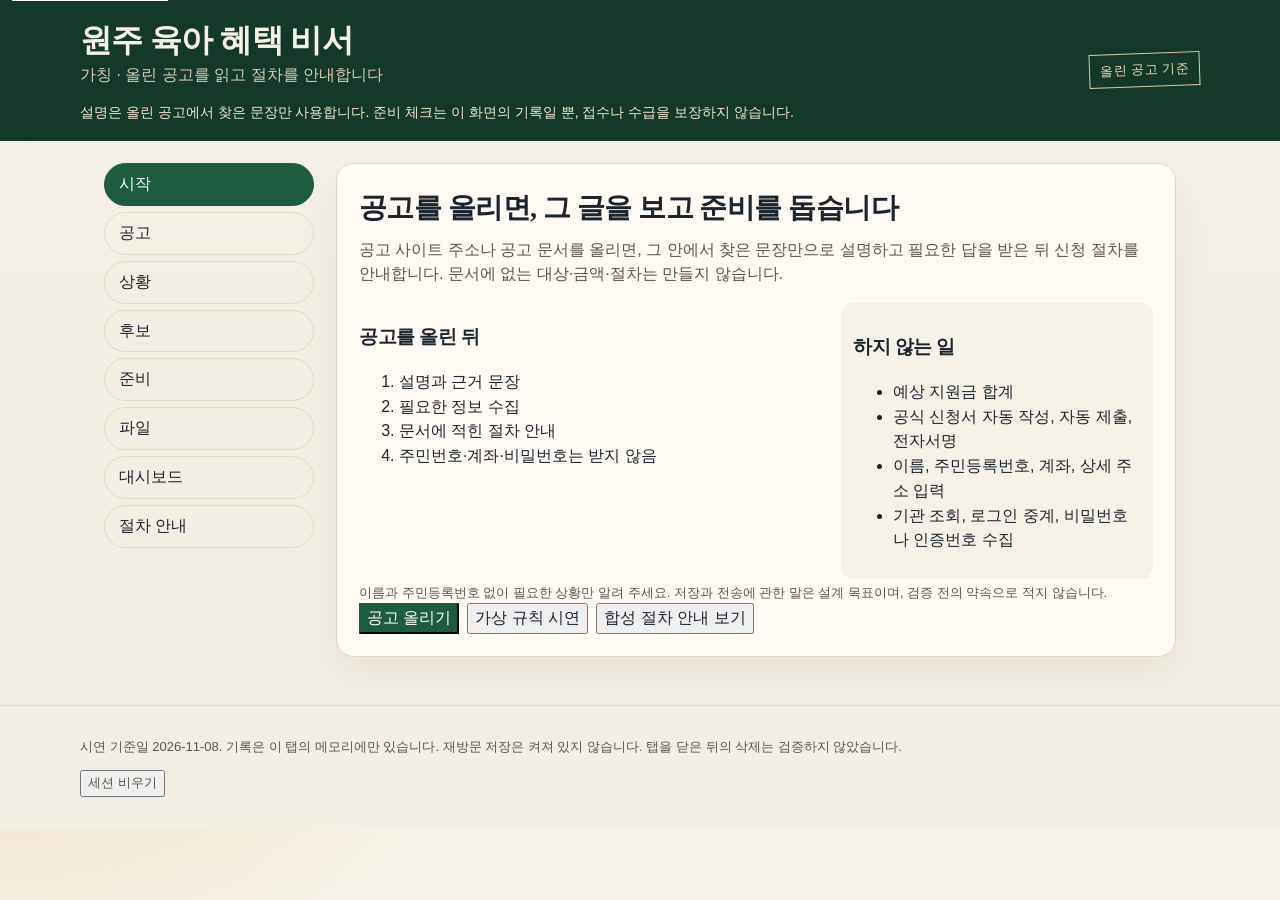
<file: backend/static/index.html>
<!DOCTYPE html>
<html lang="ko">
<head>
  <meta charset="utf-8">
  <meta name="viewport" content="width=device-width, initial-scale=1">
  <meta http-equiv="Content-Security-Policy" content="default-src 'self'; script-src 'self'; style-src 'self'; img-src 'self' blob:; frame-src blob:; connect-src 'self'; base-uri 'none'; form-action 'none'">
  <title>원주 육아 혜택 비서 (가칭)</title>
  <link rel="stylesheet" href="css/app.css?v=3">
</head>
<body>
  <a class="skip" href="#main">본문으로 건너뛰기</a>
  <header class="top">
    <div class="top-inner brand">
      <div>
        <strong>원주 육아 혜택 비서</strong>
        <p>가칭 · 올린 공고를 읽고 절차를 안내합니다</p>
      </div>
      <div class="stamp">올린 공고 기준</div>
    </div>
    <p class="banner">설명은 올린 공고에서 찾은 문장만 사용합니다. 준비 체크는 이 화면의 기록일 뿐, 접수나 수급을 보장하지 않습니다.</p>
  </header>
  <div class="layout">
    <nav class="nav" id="nav" aria-label="화면 이동"></nav>
    <main id="main"></main>
  </div>
  <footer class="foot">
    <div class="foot-inner" id="foot"></div>
  </footer>
  <script src="js/data.js"></script>
  <script src="js/rules.js"></script>
  <script src="js/pdftext.js"></script>
  <script src="js/files.js"></script>
  <script src="js/ledger.js"></script>
  <script src="js/announce.js"></script>
  <script src="js/app.js"></script>
</body>
</html>
</file>
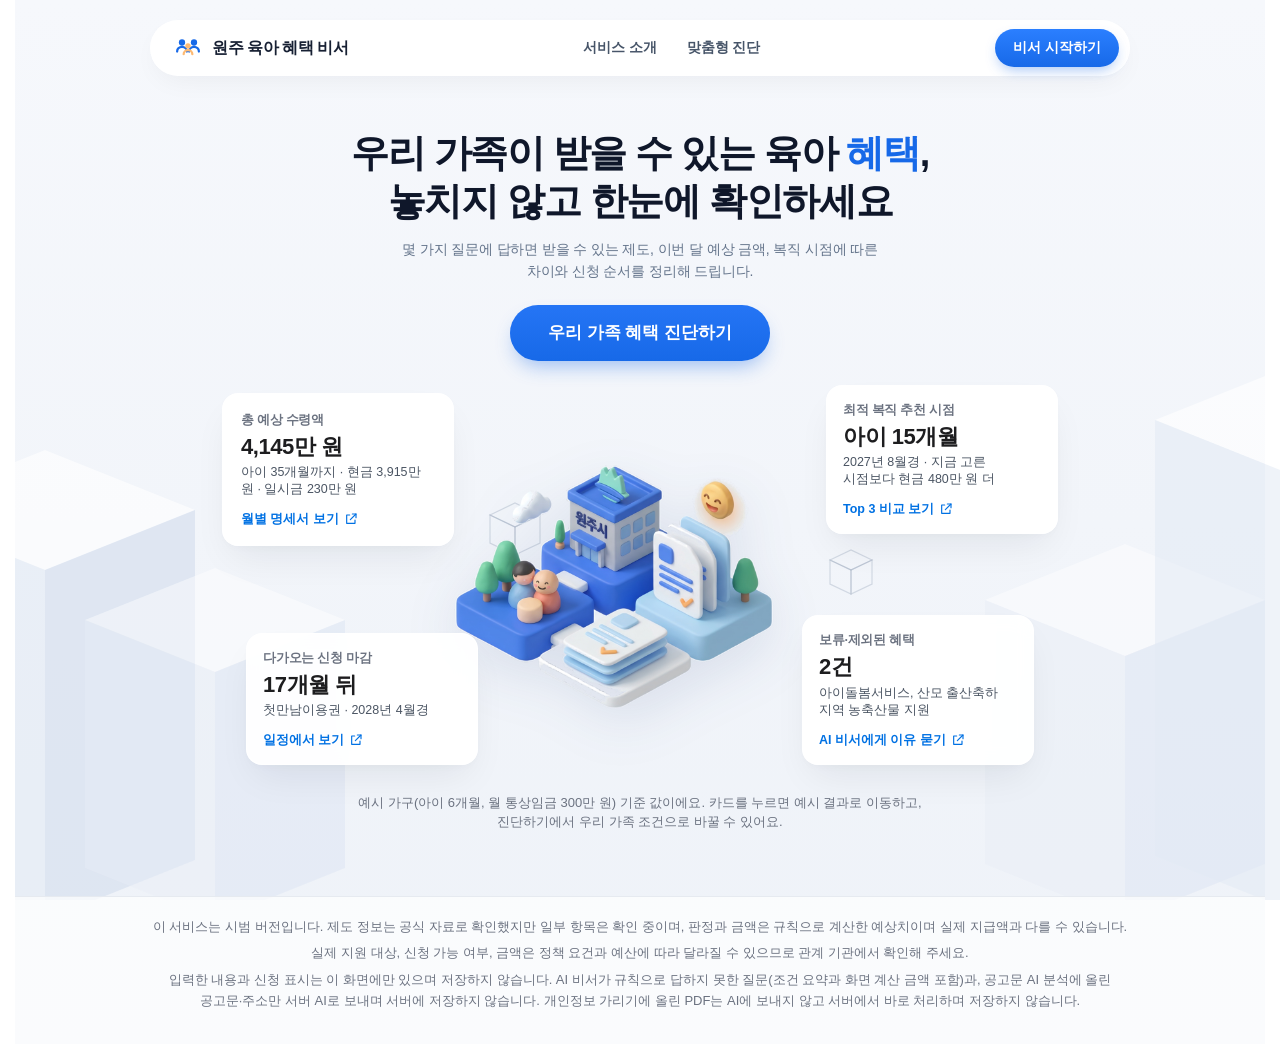
<file: backend/static/plan.html>
<!DOCTYPE html>
<html lang="ko">
<head>
  <meta charset="utf-8">
  <meta name="viewport" content="width=device-width, initial-scale=1">
  <meta name="description" content="원주 영유아 맞벌이 부모를 위한 육아 혜택 계산기. 받을 수 있는 제도, 복직 시점별 예상 금액, 신청 순서와 마감을 한 화면에서 확인합니다.">
  <meta http-equiv="Content-Security-Policy" content="default-src 'self'; script-src 'self'; style-src 'self'; img-src 'self'; connect-src 'self'; base-uri 'none'; form-action 'none'">
  <title>원주 육아 혜택 비서 (가칭)</title>
  <link rel="stylesheet" href="css/plan.css">
</head>
<body>
  <a class="skip" href="#app">본문으로 건너뛰기</a>

  <!-- 레퍼런스(RE:BORN) 좌우 하단 배경의 은은한 3D 직육면체 기둥 구조물 -->
  <div class="bg-pillars" aria-hidden="true">
    <svg viewBox="0 0 1440 900" preserveAspectRatio="xMidYMax slice" class="bg-pillars-svg">
      <g class="pillar-group">
        <polygon points="-40,510 110,450 260,510 110,570" class="pillar-top"></polygon>
        <polygon points="-40,510 110,570 110,920 -40,860" class="pillar-left"></polygon>
        <polygon points="260,510 110,570 110,920 260,860" class="pillar-right"></polygon>
      </g>
      <g class="pillar-group">
        <polygon points="150,620 280,568 410,620 280,672" class="pillar-top-soft"></polygon>
        <polygon points="150,620 280,672 280,920 150,868" class="pillar-left-soft"></polygon>
        <polygon points="410,620 280,672 280,920 410,868" class="pillar-right-soft"></polygon>
      </g>
      <g class="pillar-group">
        <polygon points="1050,600 1190,544 1330,600 1190,656" class="pillar-top-soft"></polygon>
        <polygon points="1050,600 1190,656 1190,920 1050,864" class="pillar-left-soft"></polygon>
        <polygon points="1330,600 1190,656 1190,920 1330,864" class="pillar-right-soft"></polygon>
      </g>
      <g class="pillar-group">
        <polygon points="1220,420 1380,356 1540,420 1380,484" class="pillar-top"></polygon>
        <polygon points="1220,420 1380,484 1380,920 1220,856" class="pillar-left"></polygon>
        <polygon points="1540,420 1380,484 1380,920 1540,856" class="pillar-right"></polygon>
      </g>
      <g class="wire-cube">
        <polygon points="555,515 580,503 605,515 580,527" class="wire-stroke"></polygon>
        <polygon points="555,515 580,527 580,555 555,543" class="wire-stroke"></polygon>
        <polygon points="605,515 580,527 580,555 605,543" class="wire-stroke"></polygon>
      </g>
      <g class="wire-cube">
        <polygon points="895,560 916,550 937,560 916,570" class="wire-stroke"></polygon>
        <polygon points="895,560 916,570 916,594 895,584" class="wire-stroke"></polygon>
        <polygon points="937,560 916,570 916,594 937,584" class="wire-stroke"></polygon>
      </g>
    </svg>
  </div>

  <header class="top">
    <div class="top-shell">
      <div class="top-inner">
        <div class="brand-wrap">
          <span class="brand-mark" aria-hidden="true">
            <svg viewBox="0 0 40 36" class="brand-svg" focusable="false">
              <circle cx="12" cy="10" r="4.2" class="logo-fg"></circle>
              <path d="M5.5 22c0-3.6 2.9-6.2 6.5-6.2s6.5 2.6 6.5 6.2" class="logo-arc"></path>
              <circle cx="28" cy="10" r="4.2" class="logo-fg"></circle>
              <path d="M21.5 22c0-3.6 2.9-6.2 6.5-6.2s6.5 2.6 6.5 6.2" class="logo-arc"></path>
              <circle cx="20" cy="14.5" r="3.6" class="logo-sub"></circle>
              <path d="M14.2 25.5c0-3.1 2.6-5.4 5.8-5.4s5.8 2.3 5.8 5.4" class="logo-arc-sub"></path>
            </svg>
          </span>
          <div class="brand-text">
            <strong class="brand">원주 육아 혜택 비서</strong>
            <span class="top-sub">맞벌이 부모를 위한 혜택 계산</span>
          </div>
        </div>

        <nav class="top-nav" id="top-nav-intro" aria-label="시작 화면 안내 메뉴">
          <a class="nav-link" href="#intro-top" id="nav-intro-link">서비스 소개</a>
          <a class="nav-link" href="#onboard" id="nav-diag-link">맞춤형 진단</a>
        </nav>


        <div class="top-actions">
          <button type="button" class="btn-top-cta" id="top-start-btn">비서 시작하기</button>
        </div>
      </div>
    </div>
  </header>


  <div id="app" class="app-container">
    <!-- 항상 맨 위에 고정되어 있는 서비스 소개(Hero Showcase) 섹션 -->
    <section id="intro-top" class="intro-top-section" aria-labelledby="intro-heading"></section>

    <!-- 진단 시작 시 아래쪽에 펼쳐지며 빠르게 스크롤 이동하는 온보딩 섹션 -->
    <main id="onboard" class="onboard" hidden tabindex="-1">
      <div class="onboard-anchor-head">
        <span class="section-kicker">맞춤형 혜택 진단</span>
        <h2 class="onboard-section-title">우리 가족 조건 입력</h2>
      </div>
      <div class="progress" id="progress" hidden>
        <div class="progress-meta">
          <button type="button" class="link-btn prev-btn" id="prev">← 이전 질문</button>
          <span class="progress-count" id="progress-text" aria-live="polite"></span>
        </div>
        <div class="progress-track" aria-hidden="true">
          <div class="progress-fill" id="progress-fill"></div>
        </div>
      </div>
      <section class="step" id="step" aria-live="polite"></section>
    </main>

    <main id="results" class="results" hidden tabindex="-1" aria-labelledby="summary-title">
      <div class="r-layout">
        <aside class="r-side" aria-label="결과 화면 메뉴">
          <nav class="r-nav" aria-label="결과 섹션 바로가기">
            <a class="r-nav-link" href="#sec-overview" data-sec="sec-overview"><svg class="ico" viewBox="0 0 24 24" aria-hidden="true"><rect x="3.5" y="3.5" width="7" height="7" rx="1.5"/><rect x="13.5" y="3.5" width="7" height="7" rx="1.5"/><rect x="3.5" y="13.5" width="7" height="7" rx="1.5"/><rect x="13.5" y="13.5" width="7" height="7" rx="1.5"/></svg><span>한눈에 보기</span></a>
            <a class="r-nav-link" href="#sec-sim" data-sec="sec-sim"><svg class="ico" viewBox="0 0 24 24" aria-hidden="true"><path d="M4 19.5h16"/><path d="M5 15l4.5-5 3.5 3 6-7"/></svg><span>복직 시뮬레이션</span></a>
            <a class="r-nav-link" href="#sec-events" data-sec="sec-events"><svg class="ico" viewBox="0 0 24 24" aria-hidden="true"><rect x="3.5" y="5" width="17" height="15" rx="2.5"/><path d="M3.5 10h17M8 3v4M16 3v4"/></svg><span>일정</span></a>
            <button type="button" class="r-nav-link r-nav-ai" id="nav-ai"><img class="ai-ico" src="img/ai-headset.png" alt="" aria-hidden="true" width="20" height="20"><span>AI 비서</span></button>
          </nav>
          <div class="side-chat">
            <p class="side-chat-title">AI 비서에게 물어보기</p>
            <form class="side-chat-form" id="side-chat-form">
              <label for="side-chat-input" class="sr-only">AI 비서에게 질문하기</label>
              <input id="side-chat-input" type="text" autocomplete="off" placeholder="궁금한 점을 적어 보세요">
              <button type="submit" class="side-chat-send" aria-label="AI 비서에게 보내기"><svg class="ico" viewBox="0 0 24 24" aria-hidden="true"><path d="M12 19V5.5"/><path d="M6.5 11L12 5.5 17.5 11"/></svg></button>
            </form>
            <div class="side-chips" id="side-chips"></div>
          </div>
        </aside>

        <div class="r-main">
          <header class="r-summary">
            <div>
              <h1 id="summary-title" class="r-title">우리 집 기준 결과</h1>
              <p class="r-summary-text" id="summary-text"></p>
            </div>
            <button type="button" class="btn-ghost" id="edit">답 바꾸기</button>
          </header>

          <p class="demo-note" id="demo-note" role="status" hidden>예시 가구 기준 결과예요. 위의 '답 바꾸기'에서 우리 가족 조건으로 바꿔 보세요.</p>

          <p class="demo-note" id="multi-note" role="status" hidden>자녀가 여러 명이에요. 지원금은 아이마다 따로 받고 형제자매끼리 겹치는 제한이 없어서, 이 결과는 가장 어린 아이 한 명 기준이에요. 다른 아이는 '답 바꾸기'에서 그 아이의 개월 수로 따로 확인하세요. 두 아이 합산은 아직 계산하지 않아요.</p>

          <!-- A. 한눈에 보기 -->
          <section class="r-sec" id="sec-overview" aria-labelledby="ov-title">
            <div class="r-head">
              <h2 id="ov-title">한눈에 보기</h2>
              <p class="r-lead">이번 달 받는 금액과 제도별 내역입니다.</p>
            </div>
            <div class="ov-card" id="ov-card"></div>
          </section>

          <!-- B. 복직 시뮬레이션 -->
          <section class="r-sec r-sec-feature" id="sec-sim" aria-labelledby="sim-title">
            <div class="r-head">
              <h2 id="sim-title">복직 시뮬레이션</h2>
              <p class="r-lead">복직 시점을 옮기면 아이 35개월까지 받는 지원금이 어떻게 달라지는지 보여 드립니다.</p>
            </div>
            <p id="sim-off" class="r-note" hidden></p>

            <div id="sim-on">
              <div class="top3" id="top3" aria-labelledby="top3-title">
                <div class="top3-head">
                  <h3 id="top3-title">복직 시점 추천 Top 3</h3>
                  <p class="top3-lead">세 가지 기준으로 고른 복직 시점이에요. 금액은 아이 35개월까지 받는 지원금(현금) 합계이고, 복직 후 월급은 넣지 않았어요.</p>
                </div>
                <ol class="top3-list" id="top3-list"></ol>
              </div>
              <div class="sim-controls">
                <div class="ctl ctl-pick">
                  <label for="returnPick">복직 예정 시점</label>
                  <select id="returnPick" class="select-control"></select>
                </div>
                <div class="ctl ctl-slider">
                  <div class="ctl-row">
                    <label for="returnAge">슬라이더로 옮기기</label>
                    <output id="returnAge-out" for="returnAge"></output>
                  </div>
                  <input id="returnAge" type="range" min="0" max="35" step="1" value="12">
                  <div class="ctl-bounds" aria-hidden="true">
                    <span id="slider-min-label"></span>
                    <span id="slider-max-label"></span>
                  </div>
                </div>
                <div class="ctl ctl-total">
                  <p class="ctl-label">아이 35개월까지 현금</p>
                  <p class="ctl-big" id="sim-total" aria-live="polite"></p>
                  <p class="ctl-diff" id="sim-diff" aria-live="polite"></p>
                </div>
              </div>

              <div class="chart-card">
                <div class="tabs" role="tablist" aria-label="그래프 보기">
                  <button type="button" role="tab" class="tab" id="tab-curve" aria-controls="panel-curve" aria-selected="true">복직 시점별 합계</button>
                  <button type="button" role="tab" class="tab" id="tab-bars" aria-controls="panel-bars" aria-selected="false" tabindex="-1">개월별 금액</button>
                  <button type="button" role="tab" class="tab" id="tab-table" aria-controls="panel-table" aria-selected="false" tabindex="-1">표</button>
                </div>
                <div class="tab-panel" role="tabpanel" id="panel-curve" aria-labelledby="tab-curve" tabindex="0">
                  <p class="chart-cap" id="curve-cap"></p>
                  <div class="curve" id="curve"></div>
                </div>
                <div class="tab-panel" role="tabpanel" id="panel-bars" aria-labelledby="tab-bars" tabindex="0" hidden>
                  <p class="chart-cap">아이 개월별로 받는 금액입니다. 점선이 복직 시점입니다.</p>
                  <div class="chart-frame">
                    <div class="bars" id="bars" role="img"></div>
                    <div class="bars-axis" id="bars-axis" aria-hidden="true"></div>
                  </div>
                </div>
                <div class="tab-panel" role="tabpanel" id="panel-table" aria-labelledby="tab-table" tabindex="0" hidden>
                  <div class="table-scroll" id="month-table"></div>
                </div>
              </div>

              <div class="scenarios" id="scenarios">
                <article class="scn scn-a">
                  <div class="scn-head">
                    <span class="scn-key">A</span>
                    <label for="baseAge" class="scn-label">비교 기준</label>
                  </div>
                  <select id="baseAge" class="select-control"></select>
                  <dl class="scn-dl" id="scn-a"></dl>
                </article>
                <div class="scn-gap" id="scn-gap" aria-live="polite"></div>
                <article class="scn scn-b">
                  <div class="scn-head">
                    <span class="scn-key">B</span>
                    <span class="scn-label">지금 고른 시점</span>
                  </div>
                  <p class="scn-pick" id="scn-b-pick"></p>
                  <dl class="scn-dl" id="scn-b"></dl>
                </article>
              </div>

              <details class="assume" id="assume" open>
                <summary>
                  <svg class="ico" viewBox="0 0 24 24" aria-hidden="true"><circle cx="12" cy="12" r="8.5"/><path d="M12 11v5M12 8h.01"/></svg>
                  <span>계산 기준과 가정</span>
                </summary>
                <div class="assume-body">
                  <p id="leave-basis"></p>
                  <p id="sim-note"></p>
                </div>
              </details>
            </div>

          <div class="mb-card" id="mb-card" aria-labelledby="mb-title">
            <div class="mb-head">
              <div>
                <h3 id="mb-title">월별 지급 내역</h3>
                <p class="mb-lead">고른 달에 어떤 지원금을 얼마씩 받는지 보여 드려요. 복직 계획이 있으면 고른 복직 시점이 반영됩니다.</p>
              </div>
              <div class="mb-pick">
                <button type="button" class="mb-step" id="mb-prev" aria-label="이전 달 보기"><svg class="ico" viewBox="0 0 24 24" aria-hidden="true"><path d="M14.5 6l-6 6 6 6"/></svg></button>
                <label for="mb-month" class="sr-only">볼 달 고르기</label>
                <select id="mb-month" class="select-control"></select>
                <button type="button" class="mb-step" id="mb-next" aria-label="다음 달 보기"><svg class="ico" viewBox="0 0 24 24" aria-hidden="true"><path d="M9.5 6l6 6-6 6"/></svg></button>
              </div>
            </div>
            <div id="mb-body" aria-live="polite"></div>
          </div>
          </section>

          <!-- E. 일정 -->
          <section class="r-sec" id="sec-events" aria-labelledby="events-title">
            <div class="r-head r-head-row">
              <div>
                <h2 id="events-title">일정</h2>
                <p class="r-lead">신청 마감, 금액이 바뀌는 달, 복직 시점을 달마다 모았습니다. 날짜는 아이 개월 수로 계산한 대략의 달입니다.</p>
              </div>
              <button type="button" class="btn-ghost" id="ics">달력 앱에 넣기 (.ics)</button>
            </div>
            <p class="cal-alert" id="cal-alert" role="status" hidden></p>
            <p class="help" id="ics-help">내려받은 파일을 열면 휴대폰이나 PC 달력에 들어갑니다. 마감 일정은 일주일 전에 알림이 울립니다.</p>
            <div class="seg" role="group" aria-label="일정 보기 방식">
              <button type="button" class="seg-btn" id="cal-view-grid" aria-pressed="true">달력</button>
              <button type="button" class="seg-btn" id="cal-view-list" aria-pressed="false">목록</button>
            </div>
            <div class="cal" id="cal">
              <div class="cal-months" id="cal-months"></div>
              <div class="cal-detail" id="cal-detail" aria-live="polite"></div>
            </div>
            <ol class="timeline" id="events" hidden></ol>
          </section>

        </div>
      </div>
    </main>
  </div>

  <footer class="foot" id="app-foot">
    <div class="foot-inner">
      <p>이 서비스는 시범 버전입니다. 제도 정보는 공식 자료로 확인했지만 일부 항목은 확인 중이며, 판정과 금액은 규칙으로 계산한 예상치이며 실제 지급액과 다를 수 있습니다.</p>
      <p>실제 지원 대상, 신청 가능 여부, 금액은 정책 요건과 예산에 따라 달라질 수 있으므로 관계 기관에서 확인해 주세요.</p>
      <p>입력한 내용과 신청 표시는 이 화면에만 있으며 저장하지 않습니다. AI 비서가 규칙으로 답하지 못한 질문(조건 요약과 화면 계산 금액 포함)과, 공고문 AI 분석에 올린 공고문·주소만 서버 AI로 보내며 서버에 저장하지 않습니다. 개인정보 가리기에 올린 PDF는 AI에 보내지 않고 서버에서 바로 처리하며 저장하지 않습니다.</p>
    </div>
  </footer>


  <!-- AI 비서: 큰 글래스 팝업 -->
  <div class="chat-layer" id="chat-layer" hidden>
    <div class="chat-scrim" id="chat-scrim"></div>
    <section class="chat-dialog" id="chat-dialog" role="dialog" aria-modal="true" aria-labelledby="chat-title">
      <span class="chat-orb chat-orb-a" aria-hidden="true"></span>
      <span class="chat-orb chat-orb-b" aria-hidden="true"></span>
      <header class="chat-bar">
        <div class="chat-brand"><span class="chat-dot" aria-hidden="true"></span><h2 id="chat-title">원주 육아 혜택 AI 비서</h2></div>
        <div class="chat-conds" id="chat-conds"></div>
        <button type="button" class="chat-close" id="chat-close" aria-label="AI 비서 닫기"><svg class="ico" viewBox="0 0 24 24" aria-hidden="true"><path d="M6.5 6.5l11 11M17.5 6.5l-11 11"/></svg></button>
      </header>
      <p class="chat-live" id="chat-live"></p>
      <div class="chat-log" id="chat-log" aria-live="polite" tabindex="-1"></div>
      <div class="chat-foot">
        <div class="chat-chips" id="chat-chips"></div>
        <form class="chat-form" id="chat-form">
          <span class="chat-spark"><svg class="ico" viewBox="0 0 24 24" aria-hidden="true"><path d="M12 3.5l1.9 5.1 5.1 1.9-5.1 1.9L12 17.5l-1.9-5.1L5 10.5l5.1-1.9z"/><path d="M18.5 15.5l.8 2 2 .8-2 .8-.8 2-.8-2-2-.8 2-.8z"/></svg></span>
          <label for="chat-input" class="sr-only">AI 비서에게 질문하기</label>
          <input id="chat-input" type="text" autocomplete="off" placeholder="예: 이달 신청할 제도 보여줘, 공고문 분석해줘, 공고 주소 붙여넣기">
          <button type="submit" class="chat-send" aria-label="보내기"><svg class="ico" viewBox="0 0 24 24" aria-hidden="true"><path d="M12 19V5.5"/><path d="M6.5 11L12 5.5 17.5 11"/></svg></button>
        </form>
        <p class="chat-note">주민번호와 계좌번호는 입력해도 자동으로 가려요. 답에 나오는 금액과 판정은 규칙 엔진이 계산한 값이에요. 규칙으로 답하지 못한 질문과 공고문 분석만 서버 AI로 보내요.</p>
      </div>
    </section>
  </div>
  <button type="button" class="chat-pill" id="chat-pill" hidden><svg class="ico" viewBox="0 0 24 24" aria-hidden="true"><path d="M12 3.5l1.9 5.1 5.1 1.9-5.1 1.9L12 17.5l-1.9-5.1L5 10.5l5.1-1.9z"/><path d="M18.5 15.5l.8 2 2 .8-2 .8-.8 2-.8-2-2-.8 2-.8z"/></svg><span>AI 비서 다시 열기</span></button>
  <div class="chat-toast" id="chat-toast" role="status" aria-live="polite"></div>

  <script src="js/data.js"></script>
  <script src="js/rules.js"></script>
  <script src="js/catalog-verified.js"></script>
  <script src="js/plan.js"></script>
  <script src="js/chat.js"></script>
  <script src="js/plan-ui.js"></script>
</body>
</html>
</file>
<file: backend/static/css/app.css>
:root {
  --ink: #1c2430;
  --muted: #5c564c;
  --paper: #f3eee4;
  --card: #fffaf3;
  --line: #e3d8c6;
  --pine: #1d5c40;
  --pine-deep: #14382a;
  --gold: #a9782d;
  --hold: #8a5a12;
  --check: #1d4e89;
  --no: #8a3b32;
  --end: #5e584e;
  --shadow: 0 16px 40px rgba(48, 36, 18, 0.06);
  color-scheme: light;
}

* { box-sizing: border-box; }

html { scroll-behavior: smooth; }

body {
  margin: 0;
  color: var(--ink);
  background:
    radial-gradient(900px 420px at 0% -10%, #efe2c8 0%, transparent 55%),
    linear-gradient(180deg, #f7f3ea 0%, var(--paper) 280px);
  font-family: "Apple SD Gothic Neo", "Noto Sans KR", "Helvetica Neue", sans-serif;
  line-height: 1.55;
}

h1, h2, h3, .brand strong {
  font-family: "Iowan Old Style", "Apple SD Gothic Neo", Palatino, serif;
  font-weight: 600;
  letter-spacing: -0.02em;
}

a { color: var(--pine); }

button, input, select, textarea { font: inherit; color: inherit; }

button, select { cursor: pointer; }

.skip {
  position: absolute;
  left: 12px;
  top: -40px;
  background: white;
  padding: 8px 12px;
  z-index: 5;
}

.skip:focus { top: 12px; }

.top {
  background: var(--pine-deep);
  color: #f6f1e6;
  padding: 22px 24px 18px;
}

.top-inner, .layout, .foot-inner {
  max-width: 1120px;
  margin: 0 auto;
}

.brand { display: flex; justify-content: space-between; gap: 16px; align-items: end; }

.brand p, .lede, .help, .fine { color: var(--muted); }

.brand p { color: #d9cbb4; margin: 4px 0 0; }

.brand strong { display: block; font-size: 32px; line-height: 1.15; }

.stamp {
  border: 1.5px solid #e7c9a2;
  color: #f0d7b4;
  padding: 6px 10px;
  font-size: 13px;
  letter-spacing: 0.04em;
  transform: rotate(-2deg);
  white-space: nowrap;
}

.banner {
  margin: 14px auto 0;
  max-width: 1120px;
  color: #f3e6d2;
  font-size: 14px;
}

.layout {
  display: grid;
  grid-template-columns: 210px 1fr;
  gap: 22px;
  padding: 22px 24px 48px;
}

.nav {
  display: flex;
  flex-direction: column;
  gap: 6px;
  position: sticky;
  top: 16px;
  align-self: start;
}

.nav button, .btn, .choice {
  border: 1px solid var(--line);
  background: transparent;
  border-radius: 999px;
  padding: 8px 14px;
  text-align: left;
}

.nav button[aria-current="page"] {
  background: var(--pine);
  color: white;
  border-color: var(--pine);
}

.panel {
  background: var(--card);
  border: 1px solid var(--line);
  border-radius: 18px;
  box-shadow: var(--shadow);
  padding: 22px;
}

.panel h2 { margin: 0 0 8px; font-size: 28px; }

.lede { margin-top: 0; }

.grid-2, .split, .cards { display: grid; gap: 14px; }

.grid-2 { grid-template-columns: 1.2fr 0.8fr; }

.actions, .row { display: flex; flex-wrap: wrap; gap: 8px; align-items: center; }

.btn.primary, button.primary {
  background: var(--pine);
  color: white;
  border-color: var(--pine);
}

.btn.danger { border-color: var(--no); color: var(--no); }

.flash {
  border-radius: 12px;
  padding: 10px 12px;
  margin-bottom: 14px;
  background: #f4efe2;
  border: 1px solid var(--line);
}

.flash.warn { background: #f8efe2; border-color: #e2c79a; }

.flash.bad { background: #f8ece8; border-color: #e3b2aa; }

.field { margin: 14px 0; }

.field legend, .field .label { font-weight: 650; display: block; margin-bottom: 6px; }

.help, .fine { font-size: 13px; margin: 4px 0 0; }

input[type="number"], input[type="text"], input[type="date"], input[type="url"], select, textarea {
  width: 100%;
  max-width: 420px;
  border: 1px solid var(--line);
  background: white;
  border-radius: 10px;
  padding: 8px 10px;
}

textarea { max-width: 100%; min-height: 72px; }

.choices { display: flex; flex-wrap: wrap; gap: 8px; }

.choice { background: white; }

.choice:has(input:checked), .choice input:checked + span {
  border-color: var(--pine);
}

.choice:has(input:checked) {
  background: #e7f2eb;
  border-color: var(--pine);
}

.choice input { margin-right: 6px; }

.cards { grid-template-columns: 1fr; }

.ticket {
  border: 1px solid var(--line);
  border-left: 8px solid var(--end);
  border-radius: 14px;
  padding: 14px 14px 12px;
  background: white;
}

.ticket.ok { border-left-color: var(--pine); }
.ticket.hold { border-left-color: var(--hold); }
.ticket.check { border-left-color: var(--check); }
.ticket.no { border-left-color: var(--no); }
.ticket.end { border-left-color: var(--end); }

.ticket header, .spread { display: flex; justify-content: space-between; gap: 12px; align-items: start; }

.amount {
  font-variant-numeric: tabular-nums;
  background: #f6f1e6;
  border-radius: 10px;
  padding: 6px 8px;
  font-size: 14px;
  text-align: right;
}

.chip {
  display: inline-block;
  border-radius: 999px;
  padding: 2px 8px;
  font-size: 12px;
  background: #efe7d8;
}

.chip.ok { background: #e5f2ea; color: var(--pine-deep); }
.chip.hold { background: #f8ecd6; color: var(--hold); }
.chip.check { background: #e6eef8; color: var(--check); }
.chip.no { background: #f8e8e5; color: var(--no); }
.chip.end { background: #ece8e2; color: var(--end); }

.list { margin: 8px 0 0; padding-left: 18px; }

.evidence, .source {
  background: #fbf7f0;
  border-radius: 12px;
  padding: 10px 12px;
  margin-top: 8px;
}

mark {
  background: #f3d48a;
  color: inherit;
  padding: 0 2px;
}

.source pre, .doc-text {
  white-space: pre-wrap;
  word-break: break-word;
  font-family: "Apple SD Gothic Neo", sans-serif;
  font-size: 14px;
  margin: 8px 0 0;
}

.checkline { display: flex; gap: 8px; align-items: flex-start; margin: 8px 0; }

.blank-row {
  display: grid;
  grid-template-columns: 140px 1fr;
  gap: 8px;
  padding: 7px 0;
  border-bottom: 1px dashed var(--line);
}

.blank-row b { font-weight: 650; }

.muted-box {
  background: #f6f1e6;
  border-radius: 12px;
  padding: 10px 12px;
}

.pdf-frame {
  width: 100%;
  min-height: 420px;
  border: 1px solid var(--line);
  border-radius: 12px;
  background: white;
}

.samples { display: grid; grid-template-columns: 1fr 1fr; gap: 8px; }

.sample {
  text-align: left;
  border-radius: 12px;
  border: 1px solid var(--line);
  background: white;
  padding: 10px;
}

.sample small { display: block; color: var(--muted); }

.fake-screen {
  border: 1px solid #c9bfb0;
  border-radius: 16px;
  overflow: hidden;
  background: #f7f4ee;
  margin: 12px 0;
}

.fake-top, .fake-ribbon {
  display: flex;
  justify-content: space-between;
  gap: 8px;
  padding: 8px 12px;
  font-size: 13px;
}

.fake-top { background: #243246; color: white; }

.fake-ribbon { background: #f4d7d2; color: #6d2d28; font-weight: 700; }

.fake-body { padding: 12px; display: grid; gap: 8px; }

.hl {
  border: 2px solid var(--pine);
  border-radius: 10px;
  padding: 8px 10px 8px 36px;
  position: relative;
  background: white;
}

.hl::before {
  content: attr(data-n);
  position: absolute;
  left: 8px;
  top: 8px;
  width: 20px;
  height: 20px;
  border-radius: 50%;
  background: var(--pine);
  color: white;
  font-size: 12px;
  display: grid;
  place-items: center;
}

.placeholder {
  height: 14px;
  border-radius: 6px;
  background: repeating-linear-gradient(-45deg, #efe8da, #efe8da 6px, #e4dccb 6px, #e4dccb 12px);
}

.dash-block { margin-top: 18px; }

.dash-block h3 { margin-bottom: 6px; }

.sum {
  font-size: 28px;
  margin: 6px 0;
  font-variant-numeric: tabular-nums;
}

.foot {
  border-top: 1px solid var(--line);
  padding: 18px 24px 32px;
  color: var(--muted);
  font-size: 13px;
}

:focus-visible {
  outline: 3px solid #1d5c40;
  outline-offset: 2px;
}

@media (max-width: 800px) {
  .layout, .grid-2, .samples, .blank-row { grid-template-columns: 1fr; }
  .brand { flex-direction: column; align-items: start; }
  .nav { position: static; flex-direction: row; overflow: auto; }
  .nav button { flex: 0 0 auto; white-space: nowrap; }
  .ticket header, .spread { flex-direction: column; }
  .amount { text-align: left; }
}

@media (prefers-reduced-motion: reduce) {
  html { scroll-behavior: auto; }
}
</file>
<file: backend/static/css/plan.css>
:root {
  --primary: #1769E8;
  --primary-hover: #1254C0;
  --secondary: #4B91F5;
  --light-blue: #EAF3FF;
  --bg: #F4F6FA;
  --stage-bg: #F8FAFC;
  --card: #FFFFFF;
  --text: #172033;
  --text-secondary: #6B7280;
  --border: #E6EAF0;

  --success: #16A36A;
  --warning: #EAA52A;
  --danger: #E05252;

  --success-text: #0E7A4F;
  --success-tint: #E7F7EF;
  --success-border: #B7E4CE;

  --warning-text: #8A5A00;
  --warning-tint: #FEF6E4;
  --warning-border: #F5D99B;

  --danger-text: #B93A3A;
  --danger-tint: #FDECEC;
  --danger-border: #F5BDBD;

  --accent: var(--primary);
  --accent-strong: var(--primary-hover);
  --accent-soft: var(--light-blue);
  --muted: var(--text-secondary);
  --line: var(--border);
  --soft: var(--stage-bg);
  --after: #16A36A;
  --voucher: #7EB0F7;
  --warn: var(--warning-text);
  --warn-soft: var(--warning-tint);
  --bad: var(--danger-text);

  --radius-sm: 10px;
  --radius-md: 16px;
  --radius-lg: 22px;
  --radius-pill: 9999px;
  --shadow-card: 0 14px 34px -10px rgba(23, 32, 51, 0.06), 0 2px 8px -2px rgba(23, 32, 51, 0.03);
  --shadow-float: 0 18px 38px -10px rgba(15, 23, 42, 0.08), 0 4px 12px -2px rgba(15, 23, 42, 0.03);
  --ease: cubic-bezier(0.22, 1, 0.36, 1);
}

* {
  box-sizing: border-box;
}

[hidden] {
  display: none !important;
}

html {
  scroll-behavior: smooth;
  overflow-x: clip;
}

body {
  margin: 0;
  font-family: -apple-system, BlinkMacSystemFont, "Apple SD Gothic Neo", "Malgun Gothic", "Noto Sans KR", sans-serif;
  font-size: 15px;
  line-height: 1.6;
  color: var(--text);
  background: linear-gradient(180deg, #F6F8FC 0%, #EEF2F8 100%);
  font-variant-numeric: tabular-nums;
  -webkit-font-smoothing: antialiased;
  overflow-x: clip;
  min-height: 100vh;
  position: relative;
}

/* 본문 건너뛰기 */
.skip {
  position: absolute;
  left: -9999px;
  top: 8px;
  background: var(--text);
  color: var(--card);
  padding: 10px 16px;
  border-radius: var(--radius-sm);
  font-weight: 700;
  text-decoration: none;
  z-index: 1000;
}

.skip:focus {
  left: 16px;
}

button,
input,
select {
  font: inherit;
  color: inherit;
  font-variant-numeric: tabular-nums;
}

:focus-visible {
  outline: 3px solid var(--primary);
  outline-offset: 2px;
}

[tabindex="-1"]:focus {
  outline: none;
}

/* ---------- 레퍼런스(RE:BORN) 스타일 배경 직육면체 구조물 ---------- */
.bg-pillars {
  position: fixed;
  inset: 0;
  pointer-events: none;
  z-index: 0;
  overflow: hidden;
}

.bg-pillars-svg {
  width: 100%;
  height: 100%;
  display: block;
}

.pillar-top {
  fill: rgba(255, 255, 255, 0.62);
}

.pillar-left {
  fill: rgba(226, 233, 244, 0.55);
}

.pillar-right {
  fill: rgba(212, 222, 237, 0.62);
}

.pillar-top-soft {
  fill: rgba(255, 255, 255, 0.45);
}

.pillar-left-soft {
  fill: rgba(230, 236, 246, 0.42);
}

.pillar-right-soft {
  fill: rgba(218, 227, 241, 0.46);
}

.wire-stroke {
  fill: none;
  stroke: rgba(148, 163, 184, 0.35);
  stroke-width: 1.2;
}

/* ---------- 상단 바 (컴팩트하고 여유로운 플로팅 알약 헤더) ---------- */
.top {
  position: sticky;
  top: 0;
  z-index: 50;
  padding: 20px 24px 8px;
}

.top-shell {
  max-width: 980px;
  margin: 0 auto;
  background: rgba(255, 255, 255, 0.92);
  backdrop-filter: blur(14px);
  border: 1px solid rgba(255, 255, 255, 0.95);
  border-radius: var(--radius-pill);
  padding: 8px 10px 8px 22px;
  box-shadow: 0 10px 28px -8px rgba(15, 23, 42, 0.06);
}

.top-inner {
  display: flex;
  align-items: center;
  justify-content: space-between;
  gap: 16px;
  flex-wrap: wrap;
}

.brand-wrap {
  display: flex;
  align-items: center;
  gap: 9px;
}

.brand-mark {
  display: inline-flex;
  width: 30px;
  height: 27px;
  flex-shrink: 0;
}

.brand-svg {
  width: 30px;
  height: 27px;
}

.logo-fg {
  fill: var(--primary);
}

.logo-sub {
  fill: #FDBA74;
}

.logo-arc {
  fill: none;
  stroke: var(--primary);
  stroke-width: 3;
  stroke-linecap: round;
}

.logo-arc-sub {
  fill: none;
  stroke: #FDBA74;
  stroke-width: 3;
  stroke-linecap: round;
}

.brand {
  font-size: 16px;
  font-weight: 800;
  letter-spacing: -0.03em;
  color: var(--text);
}

.top-sub {
  position: absolute;
  width: 1px;
  height: 1px;
  padding: 0;
  margin: -1px;
  overflow: hidden;
  clip: rect(0, 0, 0, 0);
  white-space: nowrap;
  border: 0;
}

.top-nav {
  display: flex;
  align-items: center;
  gap: 22px;
  overflow-x: auto;
  max-width: 100%;
}

.nav-link {
  display: inline-flex;
  align-items: center;
  min-height: 36px;
  padding: 0 4px;
  font-size: 13.5px;
  font-weight: 700;
  color: #475569;
  text-decoration: none;
  white-space: nowrap;
  transition: color 150ms ease;
}

.nav-link:hover {
  color: var(--primary);
}

.top-actions {
  display: flex;
  align-items: center;
  gap: 8px;
}

.btn-top-cta {
  display: inline-flex;
  align-items: center;
  justify-content: center;
  min-height: 38px;
  padding: 0 18px;
  border: 0;
  border-radius: var(--radius-pill);
  background: linear-gradient(180deg, #2B7FFF 0%, #1769E8 100%);
  color: #FFFFFF;
  font-size: 13.5px;
  font-weight: 700;
  cursor: pointer;
  box-shadow: 0 6px 14px -4px rgba(23, 105, 232, 0.42);
  transition: transform 150ms var(--ease), background-color 150ms ease;
}

.btn-top-cta:hover {
  transform: translateY(-1px);
  background: var(--primary-hover);
}

.app-container {
  position: relative;
  z-index: 1;
  max-width: 1040px;
  margin: 0 auto;
  padding: 0 20px;
}

/* ---------- 항상 맨 위에 고정된 서비스 소개(Hero Showcase) 섹션 ---------- */
.intro-top-section {
  padding: 28px 0 36px;
  scroll-margin-top: 90px;
}

.intro-showcase {
  background: transparent;
  border: 0;
  box-shadow: none;
  padding: 18px 0 8px;
  text-align: center;
}

.intro-headline {
  font-size: clamp(26px, 3.6vw, 38px);
  line-height: 1.26;
  margin: 0 auto 12px;
  max-width: 620px;
  font-weight: 900;
  letter-spacing: -0.035em;
  color: #0F172A;
}

.intro-accent {
  color: var(--primary);
}

.intro-subcopy {
  color: #64748B;
  font-size: 14px;
  font-weight: 500;
  max-width: 520px;
  margin: 0 auto 22px;
  letter-spacing: -0.01em;
}

.intro-cta-row {
  display: flex;
  justify-content: center;
  align-items: center;
  gap: 10px;
  flex-wrap: wrap;
  margin-bottom: 18px;
}

.btn-hero-primary {
  display: inline-flex;
  justify-content: center;
  align-items: center;
  gap: 6px;
  min-height: 56px;
  padding: 0 38px;
  border: 0;
  border-radius: var(--radius-pill);
  background: linear-gradient(180deg, #2575F5 0%, #1769E8 100%);
  color: #FFFFFF;
  font-size: 17px;
  font-weight: 700;
  cursor: pointer;
  box-shadow: 0 10px 20px -6px rgba(23, 105, 232, 0.42);
  transition: transform 150ms var(--ease), background-color 150ms ease;
}

.btn-hero-primary:hover {
  background: var(--primary-hover);
  transform: translateY(-2px);
}



/* ---------- 레퍼런스처럼 4개의 박스를 자연스럽게 흐트러뜨린 컴팩트 스테이지 ---------- */
.hero-stage {
  position: relative;
  max-width: 820px;
  height: 360px;
  margin: 8px auto 0;
  text-align: left;
}

.stage-center {
  position: absolute;
  left: 50%;
  top: 54%;
  transform: translate(-50%, -50%);
  z-index: 1;
  width: 340px;
  pointer-events: none;
}

.hero-iso-img {
  width: 100%;
  height: auto;
  display: block;
  filter: drop-shadow(0 16px 26px rgba(23, 55, 120, 0.11));
  user-select: none;
}

/* 4개의 플로팅 카드 공통 (크기를 줄여 여백 확보) */
.float-preview-card {
  position: absolute;
  z-index: 2;
  background: rgba(255, 255, 255, 0.95);
  backdrop-filter: blur(10px);
  border: 1px solid rgba(255, 255, 255, 0.98);
  border-radius: 16px;
  padding: 14px 16px;
  box-shadow: var(--shadow-float);
  transition: transform 240ms var(--ease);
}

.float-preview-card:hover {
  transform: translateY(-4px);
}

.fp-card-tl {
  width: 196px;
  left: 24px;
  top: 18px;
}

.fp-card-bl {
  width: 210px;
  left: 48px;
  bottom: 16px;
}

.fp-card-tr {
  width: 208px;
  right: 18px;
  top: 6px;
}

.fp-card-br {
  width: 198px;
  right: 42px;
  bottom: 24px;
}

.fp-head {
  display: flex;
  justify-content: space-between;
  align-items: center;
  gap: 6px;
  margin-bottom: 8px;
}

.fp-title {
  font-size: 13px;
  font-weight: 800;
  color: #0F172A;
  letter-spacing: -0.02em;
}

.fp-chips {
  display: flex;
  gap: 5px;
  flex-wrap: wrap;
  margin-bottom: 10px;
}

.fp-chip {
  font-size: 11px;
  font-weight: 700;
  padding: 2px 8px;
  border-radius: var(--radius-pill);
  background: #EEF2F7;
  color: #475569;
}

.fp-bar-meta {
  display: flex;
  justify-content: space-between;
  align-items: center;
  font-size: 11px;
  color: #64748B;
  margin-bottom: 5px;
}

.fp-bar-meta strong {
  color: var(--primary);
  font-weight: 800;
}

.fp-bar-track {
  height: 5px;
  background: #E2E8F0;
  border-radius: var(--radius-pill);
  overflow: hidden;
}

.fp-bar-fill {
  height: 100%;
  width: 92%;
  background: linear-gradient(90deg, #1769E8 0%, #3B82F6 100%);
  border-radius: var(--radius-pill);
}

.fp-bar-fill-70 {
  width: 72%;
}

/* 좌측 하단 카드 미니 막대 차트 */
.fp-chart-top {
  display: flex;
  justify-content: space-between;
  align-items: flex-start;
  gap: 8px;
  margin-bottom: 8px;
}

.fp-mini-bars {
  display: flex;
  align-items: flex-end;
  gap: 3px;
  height: 22px;
}

.fp-mini-bar {
  width: 5px;
  border-radius: 2px;
  background: #CBD5E1;
}

.fp-mini-bar.b1 { height: 9px; }
.fp-mini-bar.b2 { height: 14px; }
.fp-mini-bar.b3 { height: 8px; }
.fp-mini-bar.b4 { height: 21px; background: var(--primary); }

/* 우측 상단 알림 종 아이콘 및 리스트 */
.fp-bell {
  width: 17px;
  height: 17px;
}

.fp-bell-svg {
  width: 17px;
  height: 17px;
  fill: none;
  stroke: #475569;
  stroke-width: 1.8;
}

.fp-bell-dot {
  fill: #EF4444;
  stroke: none;
}

.fp-user-list {
  margin: 6px 0 0;
  padding: 0;
  list-style: none;
  display: grid;
  gap: 5px;
  font-size: 12px;
  font-weight: 600;
  color: #334155;
}

.fp-user-list li {
  display: flex;
  align-items: center;
  gap: 6px;
}

.fp-user-dot {
  width: 13px;
  height: 13px;
  border-radius: 50%;
  background: #CBD5E1;
  display: inline-block;
  flex-shrink: 0;
}

/* 우측 하단 카드 스텝 트랙 */
.fp-step-labels {
  display: flex;
  justify-content: space-between;
  font-size: 11px;
  font-weight: 700;
  color: #334155;
  margin-bottom: 5px;
}

.fp-step-labels span:last-child {
  color: #94A3B8;
}

.fp-step-line {
  position: relative;
  height: 3.5px;
  background: #CBD5E1;
  border-radius: var(--radius-pill);
  margin: 7px 0;
}

.fp-step-line-active {
  width: 50%;
  height: 100%;
  background: var(--primary);
  border-radius: var(--radius-pill);
}

.fp-step-knob {
  position: absolute;
  left: 50%;
  top: 50%;
  transform: translate(-50%, -50%);
  width: 9px;
  height: 9px;
  border-radius: 50%;
  background: var(--primary);
  border: 1.5px solid #FFFFFF;
  box-shadow: 0 1px 4px rgba(23, 105, 232, 0.5);
}

.fp-step-current {
  text-align: center;
  font-size: 11px;
  font-weight: 800;
  color: #1E293B;
  margin-top: 5px;
}

/* 시작 화면 하단 카탈로그 미리보기 서랍 ("혜택 알아보기" 버튼 연동) */
















/* ---------- 아래로 펼쳐지는 온보딩 섹션 (#onboard) ---------- */
.onboard {
  padding: 36px 0 72px;
  border-top: 1px dashed rgba(148, 163, 184, 0.35);
  margin-top: 12px;
  scroll-margin-top: 84px;
}

.onboard-anchor-head {
  max-width: 580px;
  margin: 0 auto 16px;
  text-align: center;
}

.onboard-section-title {
  margin: 2px 0 0;
  font-size: 20px;
  font-weight: 800;
  letter-spacing: -0.02em;
  color: var(--text);
}

.progress {
  max-width: 580px;
  margin: 0 auto 20px;
}

.progress-meta {
  display: flex;
  justify-content: space-between;
  align-items: center;
  color: var(--text-secondary);
  font-size: 14px;
  font-weight: 600;
  margin-bottom: 8px;
}

.progress-track {
  height: 6px;
  background: var(--border);
  border-radius: var(--radius-pill);
  overflow: hidden;
}

.progress-fill {
  height: 100%;
  background: linear-gradient(90deg, var(--primary) 0%, var(--secondary) 100%);
  width: 0;
  transition: width 280ms var(--ease);
}

.link-btn {
  background: none;
  border: 0;
  padding: 8px 4px;
  min-height: 44px;
  color: var(--primary);
  cursor: pointer;
  font-size: 14.5px;
  font-weight: 600;
}

.link-btn:hover {
  text-decoration: underline;
}

.card {
  transition: opacity 250ms var(--ease), transform 250ms var(--ease);
}

.enter-next {
  opacity: 0;
  transform: translateX(18px);
}

.enter-prev {
  opacity: 0;
  transform: translateX(-18px);
}

.enter {
  opacity: 0;
  transform: translateY(12px);
}

.question-card {
  max-width: 580px;
  margin: 0 auto;
  background: rgba(255, 255, 255, 0.96);
  backdrop-filter: blur(12px);
  border: 1px solid var(--border);
  border-radius: var(--radius-lg);
  padding: 30px 26px;
  box-shadow: var(--shadow-card);
}

.q-step-badge {
  display: inline-block;
  padding: 3px 10px;
  border-radius: var(--radius-pill);
  background: var(--light-blue);
  color: var(--primary);
  font-size: 12px;
  font-weight: 700;
  margin-bottom: 10px;
}

.q-title {
  font-size: clamp(20px, 2.8vw, 25px);
  line-height: 1.35;
  margin: 0 0 8px;
  font-weight: 800;
  letter-spacing: -0.02em;
}

.q-help {
  color: var(--text-secondary);
  margin: 0 0 22px;
  font-size: 14.5px;
}

.choices {
  display: grid;
  gap: 10px;
}

.choice {
  display: flex;
  flex-direction: column;
  align-items: flex-start;
  gap: 3px;
  width: 100%;
  text-align: left;
  padding: 16px 18px;
  min-height: 58px;
  background: var(--card);
  border: 1.5px solid var(--border);
  border-radius: var(--radius-md);
  cursor: pointer;
  transition: transform 150ms var(--ease), border-color 150ms ease, background-color 150ms ease, box-shadow 150ms ease;
}

.choice:hover {
  border-color: var(--secondary);
  background: #FAFDFE;
  transform: translateY(-2px);
  box-shadow: 0 8px 20px -8px rgba(23, 105, 232, 0.12);
}

.choice:active {
  transform: scale(0.99);
}

.choice.selected {
  border-color: var(--primary);
  background: var(--light-blue);
}

.choice-label {
  font-size: 16px;
  font-weight: 700;
  color: var(--text);
}

.choice-sub {
  font-size: 13.5px;
  color: var(--text-secondary);
}

.number-row {
  display: flex;
  align-items: center;
  gap: 12px;
  margin-bottom: 8px;
  flex-wrap: wrap;
}

.number-row input {
  width: 130px;
  height: 56px;
  text-align: center;
  font-size: 24px;
  font-weight: 800;
  border: 1.5px solid var(--border);
  border-radius: var(--radius-md);
  background: var(--stage-bg);
  -moz-appearance: textfield;
  appearance: textfield;
}

.number-row input:focus {
  background: var(--card);
  border-color: var(--primary);
}

.number-row input::-webkit-outer-spin-button,
.number-row input::-webkit-inner-spin-button {
  -webkit-appearance: none;
  appearance: none;
  margin: 0;
}

.number-row input[aria-invalid="true"] {
  border-color: var(--danger);
  background: var(--danger-tint);
}

.unit {
  font-size: 18px;
  font-weight: 700;
  color: var(--text-secondary);
}

.stepper {
  width: 50px;
  height: 50px;
  border-radius: var(--radius-md);
  border: 1.5px solid var(--border);
  background: var(--card);
  font-size: 22px;
  font-weight: 700;
  color: var(--primary);
  cursor: pointer;
  transition: background-color 140ms ease, border-color 140ms ease, transform 120ms ease;
}

.stepper:hover {
  background: var(--light-blue);
  border-color: var(--secondary);
}

.stepper:active {
  transform: scale(0.96);
}

.actions {
  display: flex;
  align-items: center;
  gap: 16px;
  flex-wrap: wrap;
}

.error {
  color: var(--danger-text);
  font-size: 14px;
  font-weight: 600;
  margin: 6px 0 16px;
  min-height: 1.4em;
}

/* ---------- 공통 버튼 ---------- */
.btn-primary {
  display: inline-flex;
  justify-content: center;
  align-items: center;
  gap: 8px;
  min-height: 48px;
  padding: 0 24px;
  border: 0;
  border-radius: var(--radius-pill);
  background: var(--primary);
  color: #FFFFFF;
  font-size: 15.5px;
  font-weight: 700;
  cursor: pointer;
  box-shadow: 0 10px 22px -6px rgba(23, 105, 232, 0.38);
  transition: background-color 160ms ease, transform 150ms var(--ease);
}

.btn-primary:hover {
  background: var(--primary-hover);
  transform: translateY(-1px);
}

.btn-secondary {
  display: inline-flex;
  justify-content: center;
  align-items: center;
  min-height: 44px;
  padding: 0 18px;
  border: 1.5px solid var(--border);
  border-radius: var(--radius-pill);
  background: var(--card);
  color: var(--text);
  font-size: 14px;
  font-weight: 600;
  cursor: pointer;
  white-space: nowrap;
  transition: border-color 160ms ease, background-color 160ms ease, transform 150ms var(--ease);
}

.btn-secondary:hover {
  border-color: var(--secondary);
  background: var(--light-blue);
  color: var(--primary);
}

/* ---------- 아래로 이어지는 결과 대시보드 (#results) ---------- */
.results {
  padding: 32px 0 56px;
  border-top: 1px dashed rgba(148, 163, 184, 0.35);
  margin-top: 12px;
  display: grid;
  gap: 24px;
  scroll-margin-top: 84px;
  transition: opacity 280ms var(--ease), transform 280ms var(--ease);
}

.dash-section {
  scroll-margin-top: 84px;
  transition: opacity 320ms var(--ease), transform 320ms var(--ease);
}

.section-head {
  display: flex;
  justify-content: space-between;
  align-items: flex-start;
  gap: 12px;
  flex-wrap: wrap;
  margin-bottom: 16px;
}

.section-kicker {
  display: block;
  font-size: 12px;
  font-weight: 700;
  color: var(--primary);
  letter-spacing: 0.02em;
  margin-bottom: 3px;
}

.section-head h2,
.panel-head h2 {
  margin: 0;
  font-size: clamp(19px, 2.3vw, 22px);
  font-weight: 800;
  letter-spacing: -0.02em;
}

/* ① 요약 바 */
.summary-bar {
  display: flex;
  justify-content: space-between;
  align-items: center;
  gap: 16px;
  flex-wrap: wrap;
  padding: 18px 22px;
  background: rgba(255, 255, 255, 0.94);
  backdrop-filter: blur(10px);
  border: 1px solid var(--border);
  border-radius: var(--radius-lg);
  box-shadow: var(--shadow-card);
}

.summary-eyebrow {
  font-size: 12.5px;
  font-weight: 700;
  color: var(--primary);
  margin-bottom: 2px;
}

.results-title {
  font-size: 22px;
  font-weight: 800;
  margin: 0;
  letter-spacing: -0.02em;
}

.summary-text {
  margin: 4px 0 0;
  color: var(--text-secondary);
  font-size: 14.5px;
  font-weight: 500;
}

/* ② 한눈에 보기 (Hero 3열 KPI) */
.hero {
  display: grid;
  grid-template-columns: repeat(auto-fit, minmax(240px, 1fr));
  gap: 14px;
}

.hero-card {
  background: rgba(255, 255, 255, 0.95);
  border: 1px solid var(--border);
  border-radius: var(--radius-lg);
  padding: 20px 22px;
  box-shadow: var(--shadow-card);
  transition: transform 200ms var(--ease);
}

.hero-card:first-child {
  background: linear-gradient(145deg, #1769E8 0%, #1254C0 100%);
  border-color: #1254C0;
  color: #FFFFFF;
}

.hero-card:first-child .label,
.hero-card:first-child .sub {
  color: rgba(255, 255, 255, 0.88);
}

.hero-card:hover {
  transform: translateY(-2px);
}

.hero-card .label {
  color: var(--text-secondary);
  font-size: 14px;
  font-weight: 600;
}

.hero-card .value {
  font-size: clamp(26px, 3vw, 32px);
  font-weight: 800;
  letter-spacing: -0.02em;
  line-height: 1.25;
  margin: 6px 0;
}

.hero-card .sub {
  color: var(--text-secondary);
  font-size: 13px;
  font-weight: 500;
}

.hero-card.warn {
  border-color: var(--danger-border);
  background: #FFFDFD;
}

.hero-card.warn .sub {
  color: var(--danger-text);
  font-weight: 700;
}

/* ③ 복직 시점 시뮬레이터 */
.sim-spotlight {
  background: linear-gradient(180deg, rgba(255, 255, 255, 0.96) 0%, rgba(244, 248, 255, 0.96) 100%);
  border: 1.5px solid #CFE0FA;
  border-radius: 22px;
  padding: 24px 26px 28px;
  box-shadow: var(--shadow-float);
}

.sim-off-box {
  padding: 16px 18px;
  border-radius: var(--radius-md);
  background: var(--card);
  border: 1px solid var(--border);
}

.sim-controls-grid {
  display: grid;
  grid-template-columns: 1.35fr 1fr;
  gap: 14px;
  margin-bottom: 18px;
}

.slider-card,
.compare-card {
  background: var(--card);
  border: 1px solid var(--border);
  border-radius: var(--radius-md);
  padding: 16px 18px;
}

.slider-top {
  display: flex;
  justify-content: space-between;
  align-items: baseline;
  gap: 10px;
  flex-wrap: wrap;
  margin-bottom: 8px;
}

.slider-label,
.compare-label {
  font-size: 14.5px;
  font-weight: 700;
  color: var(--text);
}

.slider-output {
  font-size: 16.5px;
  font-weight: 800;
  color: var(--primary);
  background: var(--light-blue);
  padding: 3px 12px;
  border-radius: var(--radius-pill);
}

.slider-track-wrap {
  display: flex;
  align-items: center;
  min-height: 44px;
}

#returnAge {
  width: 100%;
  height: 10px;
  border-radius: var(--radius-pill);
  background: #DCE7F9;
  accent-color: var(--primary);
  cursor: pointer;
}

#returnAge::-webkit-slider-thumb {
  width: 28px;
  height: 28px;
  border-radius: 50%;
  background: var(--primary);
  border: 3px solid #FFFFFF;
  box-shadow: 0 2px 8px rgba(23, 105, 232, 0.4);
  cursor: pointer;
}

#returnAge::-moz-range-thumb {
  width: 28px;
  height: 28px;
  border-radius: 50%;
  background: var(--primary);
  border: 3px solid #FFFFFF;
  box-shadow: 0 2px 8px rgba(23, 105, 232, 0.4);
  cursor: pointer;
}

.slider-bounds {
  display: flex;
  justify-content: space-between;
  font-size: 12px;
  color: var(--text-secondary);
  margin-top: 4px;
}

.field.inline {
  display: flex;
  align-items: center;
  justify-content: space-between;
  gap: 12px;
  flex-wrap: wrap;
}

.select-control,
select {
  padding: 8px 14px;
  border: 1.5px solid var(--border);
  border-radius: var(--radius-sm);
  min-height: 44px;
  background: var(--stage-bg);
  font-weight: 600;
  cursor: pointer;
}

.compare-hint {
  margin: 8px 0 0;
  font-size: 13px;
  color: var(--text-secondary);
}

.sim-readout {
  padding: 18px 20px;
  background: var(--card);
  border: 1px solid var(--border);
  border-radius: var(--radius-md);
  margin-bottom: 12px;
}

.big {
  font-size: clamp(22px, 2.8vw, 30px);
  font-weight: 800;
  letter-spacing: -0.02em;
  color: var(--text);
  margin: 0 0 4px;
}

.diff {
  margin: 0;
  font-size: 15.5px;
  font-weight: 700;
  color: var(--text-secondary);
}

.diff.plus {
  color: var(--primary);
}

.diff.minus {
  color: var(--danger-text);
}

.sim-meta-notes {
  margin-bottom: 16px;
}

.basis-box {
  background: rgba(255, 255, 255, 0.75);
  border-left: 3px solid var(--primary);
  padding: 8px 12px;
  border-radius: 0 var(--radius-sm) var(--radius-sm) 0;
}

.chart-frame {
  background: var(--card);
  border: 1px solid var(--border);
  border-radius: var(--radius-md);
  padding: 22px 16px 14px;
}

.bars {
  display: flex;
  align-items: flex-end;
  gap: 4px;
  height: 160px;
  border-bottom: 1.5px solid var(--border);
  padding-top: 20px;
}

.bar {
  flex: 1;
  display: flex;
  flex-direction: column;
  justify-content: flex-end;
  min-width: 5px;
  height: 100%;
  position: relative;
}

.bar.return-marker::before {
  content: "복직";
  position: absolute;
  top: -18px;
  left: 50%;
  transform: translateX(-50%);
  font-size: 11px;
  font-weight: 800;
  color: var(--success-text);
  background: var(--success-tint);
  border: 1px solid var(--success-border);
  padding: 0 5px;
  border-radius: 4px;
  white-space: nowrap;
  z-index: 2;
}

.bar.return-marker::after {
  content: "";
  position: absolute;
  top: 0;
  bottom: 0;
  left: -2px;
  border-left: 2px dashed var(--success);
  pointer-events: none;
}

.bar > div {
  transition: none;
}

.bar .cash {
  height: var(--h-cash, 0px);
  background: var(--primary);
  border-radius: 3px 3px 0 0;
}

.bar.after .cash {
  background: var(--success);
}

.bar .voucher {
  height: var(--h-voucher, 0px);
  background: var(--voucher);
  border-radius: 3px 3px 0 0;
}

.bars-axis {
  display: flex;
  gap: 4px;
  font-size: 11.5px;
  color: var(--text-secondary);
  margin-top: 6px;
}

.bars-axis span {
  flex: 1;
  text-align: center;
  min-width: 5px;
  font-weight: 600;
}

.legend {
  display: flex;
  gap: 16px;
  font-size: 13px;
  color: var(--text-secondary);
  margin-top: 10px;
  flex-wrap: wrap;
}

.legend i {
  display: inline-block;
  width: 11px;
  height: 11px;
  margin-right: 5px;
  vertical-align: -1px;
  border-radius: 3px;
}

.sw-before { background: var(--primary); }
.sw-after { background: var(--success); }
.sw-voucher { background: var(--voucher); }

.sim-table-details {
  margin-top: 14px;
  background: var(--card);
  border: 1px solid var(--border);
  border-radius: var(--radius-md);
  padding: 10px 14px;
}

summary {
  cursor: pointer;
  color: var(--primary);
  font-weight: 700;
  font-size: 14.5px;
  padding: 4px 0;
}

.table-scroll {
  overflow-x: auto;
  max-width: 100%;
  margin-top: 8px;
}

table {
  border-collapse: collapse;
  width: 100%;
  min-width: 540px;
  font-size: 13.5px;
}

th,
td {
  border-bottom: 1px solid var(--border);
  padding: 8px 10px;
  text-align: right;
  white-space: nowrap;
}

th {
  background: var(--stage-bg);
  color: var(--text-secondary);
  font-weight: 700;
}

th:first-child,
td:first-child,
td.items {
  text-align: left;
}

td.items {
  white-space: normal;
  min-width: 180px;
}

/* ---------- 일반 섹션 패널 & 밴드 섹션 ---------- */
.panel {
  background: rgba(255, 255, 255, 0.95);
  backdrop-filter: blur(10px);
  border: 1px solid var(--border);
  border-radius: 20px;
  padding: 24px 26px;
  box-shadow: var(--shadow-card);
}

.band-section {
  background: transparent;
  padding: 6px 4px;
}

.panel-head {
  display: flex;
  justify-content: space-between;
  align-items: center;
  gap: 12px;
  flex-wrap: wrap;
  margin-bottom: 6px;
}

.help {
  color: var(--text-secondary);
  font-size: 14px;
  margin: 6px 0 0;
}

/* ④ 아직 신청하지 않은 제도 */
.todo-summary-banner {
  display: flex;
  justify-content: space-between;
  align-items: center;
  gap: 12px;
  flex-wrap: wrap;
  padding: 14px 16px;
  background: var(--stage-bg);
  border-radius: var(--radius-md);
  margin-bottom: 16px;
}

.todo-count {
  margin: 0;
  font-size: 16px;
  font-weight: 800;
  color: var(--text);
}

.todo-note {
  margin: 4px 0 0;
}

.order {
  list-style: none;
  counter-reset: step;
  margin: 16px 0 0;
  padding: 0;
  display: grid;
  gap: 20px;
}

.order-step {
  counter-increment: step;
  position: relative;
  padding-left: 42px;
}

.order-step::before {
  content: counter(step);
  position: absolute;
  left: 0;
  top: 0;
  width: 28px;
  height: 28px;
  border-radius: 50%;
  background: var(--primary);
  color: #FFFFFF;
  font-weight: 800;
  font-size: 14px;
  display: flex;
  align-items: center;
  justify-content: center;
}

.order-step h3 {
  margin: 0 0 4px;
  font-size: 16.5px;
  font-weight: 800;
  line-height: 28px;
}

.order-step > .help {
  margin: 0 0 10px;
}

.todo-list {
  display: grid;
  gap: 10px;
}

.todo-item {
  border: 1px solid var(--border);
  border-radius: var(--radius-md);
  padding: 16px 18px;
  background: var(--stage-bg);
  transition: border-color 160ms ease, transform 160ms var(--ease);
}

.todo-item:hover {
  border-color: var(--secondary);
  transform: translateY(-1px);
}

.todo-head,
.item-head {
  display: flex;
  justify-content: space-between;
  align-items: center;
  gap: 12px;
  flex-wrap: wrap;
}

.todo-title-group {
  display: flex;
  align-items: center;
  gap: 6px;
  flex-wrap: wrap;
}

.todo-amount-line {
  font-size: 14px;
  font-weight: 600;
  color: var(--primary);
  margin-top: 5px;
}

.doc-list-line {
  font-size: 13px;
  color: var(--text-secondary);
  margin-top: 5px;
}

.applied {
  display: inline-flex;
  align-items: center;
  gap: 8px;
  font-size: 14px;
  font-weight: 600;
  color: var(--text-secondary);
  cursor: pointer;
  min-height: 44px;
  padding: 0 10px;
  border-radius: var(--radius-sm);
  background: var(--card);
  border: 1px solid var(--border);
}

.applied:hover {
  border-color: var(--primary);
  color: var(--text);
}

.applied input {
  width: 18px;
  height: 18px;
  accent-color: var(--primary);
  cursor: pointer;
}

.apply {
  display: flex;
  align-items: center;
  justify-content: space-between;
  gap: 12px 16px;
  flex-wrap: wrap;
  margin-top: 10px;
  padding-top: 10px;
  border-top: 1px solid var(--border);
}

.apply-meta {
  font-size: 14px;
  color: var(--text-secondary);
}

.btn-apply {
  display: inline-flex;
  align-items: center;
  min-height: 44px;
  padding: 0 16px;
  border-radius: var(--radius-pill);
  background: var(--primary);
  color: #FFFFFF;
  text-decoration: none;
  font-weight: 700;
  font-size: 14px;
  transition: background-color 150ms ease;
}

.btn-apply:hover {
  background: var(--primary-hover);
}

.btn-apply::after {
  content: "↗";
  margin-left: 5px;
  font-weight: 400;
}

.done-box,
.soon-box {
  margin-top: 20px;
  padding-top: 16px;
  border-top: 1px solid var(--border);
}

.done-box h3,
.soon-box h3 {
  margin: 0 0 6px;
  font-size: 16px;
  font-weight: 800;
}

.done-list {
  display: grid;
  gap: 8px;
  margin-top: 8px;
}

.done-row {
  display: flex;
  justify-content: space-between;
  align-items: center;
  gap: 12px;
  flex-wrap: wrap;
  padding: 10px 14px;
  border-radius: var(--radius-sm);
  background: var(--success-tint);
  border: 1px solid var(--success-border);
}

.soon {
  margin: 8px 0 0;
  padding-left: 20px;
  display: grid;
  gap: 6px;
}

/* ⑤ 앞으로 챙길 일 (타임라인) */
.timeline {
  list-style: none;
  margin: 16px 0 0;
  padding: 0;
}

.ev {
  display: grid;
  grid-template-columns: 135px minmax(0, 1fr);
  gap: 14px;
  padding: 14px 0;
  border-top: 1px solid var(--border);
}

.ev:first-child {
  border-top: 0;
}

.ev-when {
  display: flex;
  flex-direction: column;
  gap: 2px;
}

.ev-date {
  font-weight: 800;
  font-size: 15px;
  color: var(--text);
}

.ev-age {
  font-size: 13px;
  color: var(--text-secondary);
}

.ev-program-name {
  font-size: 12.5px;
  font-weight: 600;
  color: var(--primary);
  margin-left: 6px;
}

/* ⑥ 이번 달 자세히 */
.stats {
  display: grid;
  grid-template-columns: repeat(auto-fit, minmax(210px, 1fr));
  gap: 12px;
}

.stat {
  background: rgba(255, 255, 255, 0.95);
  border: 1px solid var(--border);
  border-radius: var(--radius-md);
  padding: 16px 18px;
  box-shadow: var(--shadow-card);
}

.stat .label {
  color: var(--text-secondary);
  font-size: 13.5px;
  font-weight: 600;
}

.stat .value {
  font-size: 26px;
  font-weight: 800;
  margin: 4px 0;
  color: var(--text);
}

.stat .sub {
  color: var(--text-secondary);
  font-size: 13px;
}

.now-items-grid {
  display: grid;
  grid-template-columns: repeat(auto-fit, minmax(250px, 1fr));
  gap: 10px;
  margin-top: 12px;
}

.now-item-card {
  background: var(--card);
  border: 1px solid var(--border);
  border-radius: var(--radius-md);
  padding: 12px 15px;
  display: flex;
  justify-content: space-between;
  align-items: center;
  gap: 12px;
}

.excluded {
  margin-top: 14px;
  padding: 14px 18px;
  background: var(--warning-tint);
  border: 1px solid var(--warning-border);
  border-radius: var(--radius-md);
  color: var(--text);
}

.excluded strong {
  color: var(--warning-text);
}

.excluded ul {
  margin: 6px 0 0;
  padding-left: 20px;
  font-size: 14px;
  display: grid;
  gap: 4px;
}

/* ⑦ 제도별 판정 */
.group {
  margin-bottom: 22px;
}

.group:last-child {
  margin-bottom: 0;
}

.group h3 {
  font-size: 17px;
  font-weight: 800;
  margin: 0 0 10px;
  display: flex;
  align-items: center;
  gap: 8px;
}

.group h3 .count {
  color: var(--text-secondary);
  font-weight: 600;
  font-size: 14px;
}

.item {
  border: 1px solid var(--border);
  border-radius: var(--radius-md);
  padding: 16px 18px;
  margin-bottom: 10px;
  background: var(--stage-bg);
}

.item .name,
.todo-item .name {
  font-weight: 800;
  font-size: 15.5px;
}

.item .amount {
  color: var(--text-secondary);
  font-size: 14px;
  margin-top: 5px;
}

.item ul {
  margin: 6px 0 0;
  padding-left: 20px;
  font-size: 14px;
}

/* 상태 뱃지 */
.tag {
  display: inline-flex;
  align-items: center;
  font-size: 11px;
  font-weight: 700;
  padding: 2px 8px;
  border-radius: var(--radius-pill);
  margin-left: 6px;
  vertical-align: middle;
}

.apply-meta .tag,
.ev-body .tag {
  margin-left: 0;
  margin-right: 6px;
}

.tag.ok {
  background: var(--success-tint);
  color: var(--success-text);
  border: 1px solid var(--success-border);
}

.tag.check,
.ev-deadline .ev-tag {
  background: var(--warning-tint);
  color: var(--warning-text);
  border: 1px solid var(--warning-border);
}

.tag.no {
  background: #ECEFF4;
  color: #4B5563;
  border: 1px solid #D1D5DB;
}

.tag.ended {
  background: #F3F4F6;
  color: #4B5563;
  border: 1px dashed #9CA3AF;
}

/* 데이터 신뢰 상태: 가상 예시 */
.tag.src-virtual {
  background: #FFFFFF;
  color: var(--warning-text);
  border: 1px dashed var(--warning-border);
}

.ev.urgent .ev-tag,
.tag.urgent {
  background: var(--danger-tint);
  color: var(--danger-text);
  border: 1px solid var(--danger-border);
}

.ev.urgent .ev-date {
  color: var(--danger-text);
}

.ev-return .ev-tag {
  background: var(--light-blue);
  color: var(--primary);
  border: 1px solid #C3DAFE;
}

.done-tag {
  font-size: 12.5px;
  font-weight: 700;
  color: var(--success-text);
  margin-left: 8px;
}

/* ---------- 하단 안내문 ---------- */
.foot {
  position: relative;
  z-index: 1;
  border-top: 1px solid var(--border);
  background: rgba(255, 255, 255, 0.7);
  margin-top: 20px;
  padding: 20px 16px 32px;
}

.foot-inner {
  max-width: 980px;
  margin: 0 auto;
  color: var(--text-secondary);
  font-size: 13px;
  text-align: center;
}

.foot-inner p {
  margin: 0;
  line-height: 1.6;
}

.foot-inner p + p {
  margin-top: 6px;
}


.dash-section {
  scroll-margin-top: 96px;
}

/* 결과 그리드가 표·긴 문장 때문에 화면보다 넓어지지 않게 고정 */
.results {
  grid-template-columns: minmax(0, 1fr);
}

.results > *,
.sim-body > *,
.table-scroll {
  min-width: 0;
}

.table-scroll {
  overflow-x: auto;
}

/* 한국어 줄바꿈: 단어 중간에서 끊기지 않게 */
body {
  word-break: keep-all;
  overflow-wrap: break-word;
}

.bars-axis span {
  white-space: nowrap;
  overflow-wrap: normal;
}

/* 타임라인 일정 종류 태그 (금액 변경·지급 시작·지급 종료·참고) */
.ev-change .ev-tag,
.ev-start .ev-tag,
.ev-end .ev-tag,
.ev-tip .ev-tag {
  background: #F1F5F9;
  color: #334155;
  border: 1px solid var(--border);
}

/* ---------- 반응형 (모바일/태블릿에서는 겹치지 않게 정렬) ---------- */
@media (max-width: 860px) {
  .hero-stage {
    height: auto;
    display: grid;
    grid-template-columns: 1fr 1fr;
    gap: 12px;
    max-width: 520px;
  }
  .stage-center {
    position: static;
    transform: none;
    grid-column: 1 / -1;
    order: -1;
    width: 280px;
    margin: 0 auto;
  }
  .float-preview-card {
    position: static;
    width: 100%;
  }
  .sim-controls-grid {
    grid-template-columns: 1fr;
  }
}

@media (max-width: 560px) {
  .hero-stage {
    grid-template-columns: 1fr;
  }
  .top-shell {
    border-radius: 20px;
    padding: 10px 14px;
  }
  .question-card,
  .sim-spotlight,
  .panel {
    padding: 20px 16px;
  }
  .ev {
    grid-template-columns: 1fr;
    gap: 6px;
  }
}

@media (prefers-reduced-motion: reduce) {
  html {
    scroll-behavior: auto;
  }
  *,
  *::before,
  *::after {
    transition: none !important;
    animation: none !important;
  }
}

/* 혜택 목록: 제도명은 줄바꿈, "가상 예시" 뱃지는 한 줄 유지 */




/* =====================================================================
   결과 화면 v3 — 정보 중심 대시보드 (A 한눈에 보기 ~ E 일정)
   시작 화면은 부드러운 브랜드 화면, 결과 화면은 차분한 행정·데이터 화면
   ===================================================================== */
:root {
  --brand: #2675F5;
  --brand-ink: #1769E8;
  --brand-tint: #EEF4FF;
  --navy: #13203D;
  --ink: #172033;
  --ink-2: #4B5563;
  --ink-3: #6B7280;
  --mist: #F4F6FA;
  --rule: #E6EAF0;
  --r-card: 18px;
  --shadow-soft: 0 1px 2px rgba(19, 32, 61, 0.04), 0 12px 32px -18px rgba(19, 32, 61, 0.18);
}

.app-container { max-width: 1280px; }
.intro-top-section, .onboard { max-width: 1000px; margin-left: auto; margin-right: auto; }

.sr-only {
  position: absolute; width: 1px; height: 1px; padding: 0; margin: -1px;
  overflow: hidden; clip: rect(0 0 0 0); white-space: nowrap; border: 0;
}

.ico { width: 20px; height: 20px; fill: none; stroke: currentColor; stroke-width: 1.75; stroke-linecap: round; stroke-linejoin: round; flex-shrink: 0; }
.ico-sm { width: 16px; height: 16px; }

/* ---------- 레이아웃 ---------- */
.results {
  display: block;
  padding: 32px 0 72px;
  margin-top: 16px;
  border-top: 1px solid var(--rule);
}

.r-layout {
  display: grid;
  grid-template-columns: 216px minmax(0, 1fr);
  gap: 36px;
  align-items: start;
}

.r-main { min-width: 0; display: grid; grid-template-columns: minmax(0, 1fr); }

/* ---------- 사이드 메뉴 ---------- */
.r-side {
  position: sticky;
  top: 104px;
  display: grid;
  gap: 16px;
}




.r-meter { height: 6px; border-radius: 99px; background: rgba(19, 32, 61, 0.1); overflow: hidden; }
.r-meter-fill { display: block; height: 100%; width: 100%; background: var(--navy); border-radius: inherit; transform: scaleX(var(--p, 0)); transform-origin: left center; transition: transform 300ms var(--ease); }



.r-nav { display: grid; gap: 2px; }
.r-nav-link {
  display: flex; align-items: center; gap: 12px;
  min-height: 44px; padding: 0 14px;
  border-radius: 12px;
  color: var(--ink-2); font-size: 14.5px; font-weight: 600; text-decoration: none;
  border: 1px solid transparent;
}
.r-nav-link .ico { color: var(--ink-3); }
.r-nav-link:hover { background: #fff; color: var(--ink); }
.r-nav-link[aria-current="true"] { background: #fff; border-color: var(--rule); color: var(--navy); font-weight: 800; box-shadow: var(--shadow-soft); }
.r-nav-link[aria-current="true"] .ico { color: var(--brand); }

/* ---------- 요약 헤더 ---------- */
.r-summary {
  display: flex; justify-content: space-between; align-items: flex-end; gap: 16px; flex-wrap: wrap;
  padding: 4px 0 28px;
}
.r-title { margin: 0; font-size: 30px; font-weight: 800; letter-spacing: -0.03em; color: var(--ink); }
.r-summary-text { margin: 8px 0 0; color: var(--ink-2); font-size: 15px; }

.btn-ghost, .btn-ghost-sm {
  display: inline-flex; align-items: center; justify-content: center; gap: 6px;
  min-height: 44px; padding: 0 18px;
  border-radius: 12px; border: 1px solid var(--rule); background: #fff;
  color: var(--ink); font: inherit; font-size: 14px; font-weight: 700; cursor: pointer;
  transition: border-color 150ms, background 150ms;
}
.btn-ghost:hover, .btn-ghost-sm:hover { border-color: #C9D3E1; background: #FAFBFD; }
.btn-ghost-sm { min-height: 40px; padding: 0 14px; font-size: 13.5px; }

.btn-primary-sm {
  display: inline-flex; align-items: center; justify-content: center; gap: 6px;
  min-height: 40px; padding: 0 16px;
  border-radius: 12px; background: var(--brand-ink); color: #fff;
  font-size: 13.5px; font-weight: 700; text-decoration: none; border: 0;
}
.btn-primary-sm:hover { background: #1254C0; }

/* ---------- 섹션 공통 ---------- */
.r-sec {
  padding: 40px 0;
  border-top: 1px solid var(--rule);
  scroll-margin-top: 96px;
}
.r-head { margin-bottom: 22px; max-width: 70ch; }
.r-head h2 { margin: 0; font-size: 22px; font-weight: 800; letter-spacing: -0.02em; color: var(--ink); }
.r-lead { margin: 6px 0 0; color: var(--ink-3); font-size: 14.5px; line-height: 1.6; }
.r-head-row { display: flex; justify-content: space-between; align-items: flex-end; gap: 16px; max-width: none; flex-wrap: wrap; }
.r-head-row > div { max-width: 70ch; }
.r-note { padding: 18px 20px; border-radius: var(--r-card); background: #fff; border: 1px solid var(--rule); color: var(--ink-2); margin: 0; }

.block {
  background: #fff;
  border: 1px solid var(--rule);
  border-radius: var(--r-card);
  box-shadow: var(--shadow-soft);
  padding: 20px 22px;
}
.block h3 { margin: 0; font-size: 15.5px; font-weight: 800; color: var(--ink); }
.block-head { display: flex; justify-content: space-between; align-items: baseline; gap: 12px; margin-bottom: 14px; }
.link-quiet { font-size: 13.5px; font-weight: 700; color: var(--brand-ink); text-decoration: none; }
.link-quiet:hover { text-decoration: underline; }
.empty { margin: 0; padding: 14px 0; color: var(--ink-3); font-size: 14px; }
.muted { margin: 0; color: var(--ink-3); font-size: 13.5px; line-height: 1.55; }
.hint { font-size: 13px; color: var(--ink-3); font-variant-numeric: tabular-nums; }

.tag.src-virtual { font-weight: 700; }

/* ---------- A. 한눈에 보기 ---------- */















.benefit-grid { display: grid; grid-template-columns: repeat(2, minmax(0, 1fr)); gap: 12px; }
.benefit {
  display: flex; gap: 14px; align-items: flex-start;
  padding: 16px; border-radius: 14px; background: var(--mist);
}
.benefit-ico {
  width: 44px; height: 44px; border-radius: 12px; flex-shrink: 0;
  display: grid; place-items: center; background: #fff; color: var(--brand);
}
.benefit-ico .ico { width: 24px; height: 24px; }
.benefit-ico-voucher { color: #7C5CDB; }
.benefit-ico-lump { color: #0E7A4F; }
.benefit-body { min-width: 0; }
.benefit-name { margin: 0; font-size: 14.5px; font-weight: 800; color: var(--ink); }
.benefit-amount { margin: 4px 0 2px; font-size: 19px; font-weight: 800; font-variant-numeric: tabular-nums; color: var(--ink); }
.benefit-meta { margin: 0 0 8px; font-size: 12.5px; color: var(--ink-3); line-height: 1.5; }
.benefit .tag { margin-left: 0; }






.hbar-list { display: grid; gap: 12px; }
.hbar { display: grid; grid-template-columns: minmax(110px, 180px) minmax(0, 1fr) auto; gap: 14px; align-items: center; }
.hbar-name { font-size: 13.5px; font-weight: 600; color: var(--ink-2); }
.hbar-track { height: 12px; border-radius: 99px; background: var(--mist); overflow: hidden; }
.hbar-fill { display: block; height: 100%; width: 100%; border-radius: inherit; transform: scaleX(var(--s, 0)); transform-origin: left center; transition: transform 250ms var(--ease); }
.hbar-cash { background: var(--brand); }
.hbar-voucher { background: #A9C6FA; }
.hbar-lump { background: #34B37D; }
.hbar-val { display: grid; justify-items: end; font-variant-numeric: tabular-nums; }
.hbar-val strong { font-size: 14px; color: var(--ink); }
.hbar-val span { font-size: 11.5px; color: var(--ink-3); }

#excluded .excluded {
  margin-top: 18px; padding: 14px 16px; border-radius: 12px;
  background: var(--warning-tint); border: 1px solid var(--warning-border);
}
.excluded-title { margin: 0 0 6px; font-weight: 800; font-size: 13.5px; color: var(--warning-text); }
#excluded ul { margin: 0; padding-left: 18px; font-size: 13.5px; color: var(--ink-2); line-height: 1.6; }

.block-list h3 { margin-bottom: 8px; }






.icon-link {
  width: 44px; height: 44px; border-radius: 10px; flex-shrink: 0;
  display: grid; place-items: center; color: var(--brand-ink); background: var(--brand-tint);
}
.icon-link:hover { background: #DCE8FF; }





/* ---------- B. 복직 시뮬레이션 ---------- */
.sim-controls {
  display: grid;
  grid-template-columns: minmax(0, 1fr) minmax(0, 1.4fr) minmax(0, 1fr);
  gap: 14px;
  margin-bottom: 16px;
}
.ctl {
  background: #fff; border: 1px solid var(--rule); border-radius: var(--r-card);
  padding: 18px 20px; box-shadow: var(--shadow-soft); min-width: 0;
}
.ctl label, .ctl-label { display: block; margin: 0 0 10px; font-size: 13.5px; font-weight: 700; color: var(--ink-2); }
.ctl-row { display: flex; justify-content: space-between; align-items: baseline; gap: 8px; }
.ctl-row label { margin: 0; }
.ctl output { font-size: 15px; font-weight: 800; color: var(--brand-ink); font-variant-numeric: tabular-nums; text-align: right; }
.ctl input[type="range"] { width: 100%; margin: 16px 0 6px; accent-color: var(--brand); height: 28px; }
.ctl-bounds { display: flex; justify-content: space-between; font-size: 12px; color: var(--ink-3); }
.ctl .select-control { width: 100%; min-height: 44px; }
.ctl-total { background: var(--brand-tint); border-color: #D5E3FD; }
.ctl-big { margin: 0; font-size: 28px; font-weight: 800; letter-spacing: -0.02em; color: var(--navy); font-variant-numeric: tabular-nums; }
.ctl-diff { margin: 6px 0 0; font-size: 13.5px; font-weight: 700; color: var(--ink-2); }
.ctl-diff.plus { color: var(--success-text); }
.ctl-diff.minus { color: var(--danger-text); }

.chart-card {
  background: #fff; border: 1px solid var(--rule); border-radius: var(--r-card);
  box-shadow: var(--shadow-soft); padding: 18px 22px 22px; margin-bottom: 16px;
}
.tabs {
  display: inline-flex; gap: 4px; padding: 4px; border-radius: 12px; background: var(--mist);
  margin-bottom: 14px; max-width: 100%; overflow-x: auto;
}
.tab {
  min-height: 40px; padding: 0 16px; border: 0; border-radius: 9px; background: transparent;
  font: inherit; font-size: 13.5px; font-weight: 700; color: var(--ink-3); cursor: pointer; white-space: nowrap;
}
.tab[aria-selected="true"] { background: #fff; color: var(--navy); box-shadow: 0 1px 3px rgba(19, 32, 61, 0.12); }
.tab-panel:focus-visible { outline: 2px solid var(--brand); outline-offset: 4px; border-radius: 8px; }
.chart-cap { margin: 0 0 12px; font-size: 13.5px; color: var(--ink-2); line-height: 1.6; max-width: 80ch; }

.curve-svg { display: block; width: 100%; height: auto; overflow: visible; }
.c-grid { stroke: var(--rule); stroke-width: 1; }
.c-ylabel, .c-xlabel { fill: var(--ink-3); font-size: 11.5px; font-variant-numeric: tabular-nums; }
.c-area { fill: var(--brand); fill-opacity: 0.1; }
.c-line { fill: none; stroke: var(--brand); stroke-width: 2.5; stroke-linejoin: round; }
.c-dot { fill: #fff; stroke: var(--brand); stroke-width: 1.5; }
.c-base { fill: #fff; stroke: var(--ink-3); stroke-width: 2.5; }
.c-cur { fill: var(--navy); stroke: #fff; stroke-width: 3; }
.c-guide { stroke: var(--navy); stroke-width: 1.25; stroke-dasharray: 4 4; }
.c-tag { font-size: 12.5px; font-weight: 800; font-variant-numeric: tabular-nums; }
.c-tag-a { fill: var(--ink-3); }
.c-tag-b { fill: var(--navy); }

.chart-frame { padding: 8px 0 0; }

.scenarios {
  display: grid;
  grid-template-columns: minmax(0, 1fr) auto minmax(0, 1fr);
  gap: 14px; align-items: stretch; margin-bottom: 16px;
}
.scn {
  background: #fff; border: 1px solid var(--rule); border-radius: var(--r-card);
  padding: 18px 20px; box-shadow: var(--shadow-soft); min-width: 0;
}
.scn-b { border-color: var(--navy); box-shadow: inset 0 0 0 1px var(--navy), var(--shadow-soft); }
.scn-head { display: flex; align-items: center; gap: 10px; margin-bottom: 12px; }
.scn-key {
  width: 28px; height: 28px; border-radius: 8px; display: grid; place-items: center;
  font-weight: 800; font-size: 14px; background: var(--mist); color: var(--ink-2);
}
.scn-b .scn-key { background: var(--navy); color: #fff; }
.scn-label { font-size: 14px; font-weight: 700; color: var(--ink); }
.scn .select-control { width: 100%; min-height: 44px; margin-bottom: 12px; }
.scn-pick { margin: 0 0 12px; min-height: 44px; display: flex; align-items: center; font-weight: 800; color: var(--navy); }
.scn-dl { margin: 0; display: grid; gap: 0; }
.scn-row { display: flex; justify-content: space-between; gap: 12px; padding: 9px 0; border-top: 1px solid var(--rule); }
.scn-row dt { color: var(--ink-3); font-size: 13px; }
.scn-row dd { margin: 0; font-size: 13.5px; font-weight: 700; color: var(--ink); text-align: right; font-variant-numeric: tabular-nums; }
.scn-gap {
  display: grid; align-content: center; justify-items: center; gap: 4px;
  min-width: 132px; padding: 12px; border-radius: var(--r-card); background: var(--mist);
  text-align: center;
}
.scn-gap-label { font-size: 12px; font-weight: 700; color: var(--ink-3); }
.scn-gap strong { font-size: 20px; font-variant-numeric: tabular-nums; color: var(--ink); }
.scn-gap.plus strong { color: var(--success-text); }
.scn-gap.minus strong { color: var(--danger-text); }
.scn-gap-sub { font-size: 12px; color: var(--ink-3); }

.assume {
  background: #fff; border: 1px solid var(--rule); border-left: 4px solid var(--brand);
  border-radius: 14px; padding: 0 20px;
}
.assume summary {
  display: flex; align-items: center; gap: 10px; min-height: 52px; cursor: pointer;
  font-weight: 800; color: var(--ink); list-style: none;
}
.assume summary::-webkit-details-marker { display: none; }
.assume summary .ico { color: var(--brand); }
.assume summary::after { content: "펼치기"; margin-left: auto; font-size: 12.5px; font-weight: 700; color: var(--ink-3); }
.assume[open] summary::after { content: "접기"; }
.assume-body { padding: 0 0 16px 30px; }
.assume-body p { margin: 0 0 8px; color: var(--ink-2); font-size: 14px; line-height: 1.65; max-width: 80ch; }

/* ---------- 공통 표 ---------- */
.table-scroll { overflow-x: auto; -webkit-overflow-scrolling: touch; }
.data-table { width: 100%; border-collapse: collapse; font-size: 13.5px; font-variant-numeric: tabular-nums; }
.data-table th, .data-table td { padding: 12px 12px; border-bottom: 1px solid var(--rule); text-align: left; vertical-align: top; white-space: normal; }
.data-table thead th {
  position: sticky; top: 0; z-index: 1;
  background: #F8FAFC; color: var(--ink-3); font-size: 12.5px; font-weight: 700; white-space: nowrap;
}
.data-table tbody th { font-weight: 600; color: var(--ink); }
.data-table tbody tr:hover { background: #FAFBFD; }
#month-table .data-table td { text-align: right; white-space: nowrap; }
#month-table .data-table tbody th { white-space: nowrap; }
#month-table tr.is-after th { color: var(--success-text); }

/* ---------- C. 신청할 제도 ---------- */

.seg { display: inline-flex; padding: 4px; gap: 4px; border-radius: 12px; background: #E9EEF5; }
.seg-btn {
  min-height: 40px; padding: 0 16px; border: 0; border-radius: 9px; background: transparent;
  font: inherit; font-size: 13.5px; font-weight: 700; color: var(--ink-2); cursor: pointer; white-space: nowrap;
}
.seg-btn[aria-pressed="true"] { background: #fff; color: var(--navy); box-shadow: 0 1px 3px rgba(19, 32, 61, 0.12); }

.chip {
  min-height: 40px; padding: 0 14px; border-radius: 99px; border: 1px solid var(--rule); background: #fff;
  font: inherit; font-size: 13.5px; font-weight: 700; color: var(--ink-2); cursor: pointer;
}
.chip-n { color: var(--ink-3); font-variant-numeric: tabular-nums; }
.chip[aria-pressed="true"] { background: var(--navy); border-color: var(--navy); color: #fff; }
.chip[aria-pressed="true"] .chip-n { color: #C7D2EA; }














.c-sub { display: block; font-size: 12px; font-weight: 500; color: var(--ink-3); margin-top: 2px; }
.c-est { display: block; margin-top: 4px; font-weight: 800; color: var(--brand-ink); }


























/* ---------- D. 신청 순서 ---------- */


















.step-group + .step-group { margin-top: 26px; }
.step-title { display: flex; align-items: center; gap: 10px; margin: 0; font-size: 16px; font-weight: 800; color: var(--ink); }
.step-no {
  width: 26px; height: 26px; border-radius: 8px; display: grid; place-items: center;
  background: var(--navy); color: #fff; font-size: 13px; font-variant-numeric: tabular-nums;
}
.step-note { margin: 6px 0 12px 36px; font-size: 13.5px; color: var(--ink-3); line-height: 1.55; }
.tasks { list-style: none; margin: 0; padding: 0; display: grid; gap: 10px; }
.task { background: #fff; border: 1px solid var(--rule); border-radius: 14px; overflow: hidden; }
.task-now { border-color: var(--brand); box-shadow: 0 0 0 1px var(--brand); }
.task-toggle {
  width: 100%; display: grid; grid-template-columns: 26px minmax(0, 1fr) auto; align-items: center; gap: 12px;
  min-height: 60px; padding: 12px 16px; border: 0; background: transparent; cursor: pointer;
  font: inherit; text-align: left; color: var(--ink);
}
.task-mark {
  width: 26px; height: 26px; border-radius: 50%; flex-shrink: 0; display: grid; place-items: center;
  border: 2px solid #CBD3DF; background: #fff; color: #fff;
}
.task-now .task-mark { border: 2px solid var(--brand); box-shadow: inset 0 0 0 5px #fff; background: var(--brand); }
.task-done .task-mark { border-color: var(--navy); background: var(--navy); }
.task-main { display: flex; flex-wrap: wrap; align-items: center; gap: 6px 10px; min-width: 0; }
.task-name { font-weight: 800; font-size: 15px; min-width: 0; margin-right: auto; }
.task-done .task-name { color: var(--ink-3); }
.task-toggle .tag { margin-left: 0; }
.task-state { font-size: 12.5px; font-weight: 700; color: var(--ink-3); }
.task-now .task-state { color: var(--brand-ink); }
.task-chev { color: var(--ink-3); transition: transform 200ms var(--ease); }
.task-toggle[aria-expanded="true"] .task-chev { transform: rotate(180deg); }
.task-body {
  display: grid; grid-template-columns: repeat(3, minmax(0, 1fr)); gap: 16px;
  padding: 4px 16px 18px 54px; border-top: 1px solid var(--rule); padding-top: 16px;
}
.task-col { display: grid; gap: 6px; align-content: start; min-width: 0; }
.task-col p { margin: 0; font-size: 13.5px; color: var(--ink-2); line-height: 1.55; }
.task-col-title { font-size: 12.5px !important; font-weight: 800; color: var(--ink) !important; }
.task-col .btn-primary-sm { justify-self: start; margin-top: 4px; }
.task-col-done { background: var(--mist); border-radius: 12px; padding: 12px; }
.doc-list { margin: 0; padding-left: 18px; font-size: 13.5px; color: var(--ink-2); }
.applied { display: inline-flex; align-items: center; gap: 8px; min-height: 40px; font-size: 13.5px; font-weight: 700; color: var(--ink); cursor: pointer; }
.applied input { width: 20px; height: 20px; accent-color: var(--navy); }

.sub-block { margin-top: 28px; padding-top: 20px; border-top: 1px dashed #D5DCE6; }
.sub-block h3 { margin: 0 0 4px; font-size: 15px; font-weight: 800; color: var(--ink); }
.done-list, .soon-list { list-style: none; margin: 10px 0 0; padding: 0; display: grid; gap: 6px; }
.done-list li, .soon-list li {
  display: flex; justify-content: space-between; align-items: center; gap: 12px; flex-wrap: wrap;
  padding: 10px 14px; border-radius: 12px; background: #fff; border: 1px solid var(--rule);
}
.done-name { font-weight: 700; font-size: 14px; color: var(--ink); }

/* ---------- E. 일정 ---------- */
.cal-alert {
  margin: 0 0 12px; padding: 12px 16px; border-radius: 12px;
  background: var(--danger-tint); border: 1px solid var(--danger-border); color: var(--danger-text);
  font-weight: 700; font-size: 14px;
}
#sec-events .help { margin: 0 0 14px; font-size: 13.5px; color: var(--ink-3); }
#sec-events .seg { margin-bottom: 16px; }
.cal { display: grid; grid-template-columns: minmax(0, 1.25fr) minmax(0, 1fr); gap: 18px; align-items: start; }
.cal-months { background: #fff; border: 1px solid var(--rule); border-radius: var(--r-card); box-shadow: var(--shadow-soft); padding: 18px 20px; display: grid; gap: 18px; }
.cal-y { margin: 0 0 10px; font-size: 14px; font-weight: 800; color: var(--ink); }
.cal-grid { display: grid; grid-template-columns: repeat(6, minmax(0, 1fr)); gap: 8px; }
.cal-cell {
  position: relative; display: grid; gap: 2px; align-content: start; justify-items: start;
  min-height: 72px; padding: 9px 10px; border-radius: 12px; border: 1px solid var(--rule); background: #fff;
  font: inherit; text-align: left; cursor: pointer; color: var(--ink);
}
.cal-cell.is-out { background: transparent; border-style: dashed; color: #C0C7D2; cursor: default; }
.cal-cell.has-ev { background: #FAFBFD; }
.cal-cell:hover:not(.is-out) { border-color: #C9D3E1; }
.cal-cell.is-now { border-color: var(--brand); }
.cal-cell[aria-pressed="true"] { background: var(--navy); border-color: var(--navy); color: #fff; }
.cal-m { font-size: 14px; font-weight: 800; }
.cal-age { font-size: 11.5px; color: var(--ink-3); font-variant-numeric: tabular-nums; }
.cal-cell[aria-pressed="true"] .cal-age { color: #C7D2EA; }
.cal-dots { display: flex; align-items: center; gap: 3px; flex-wrap: wrap; margin-top: 4px; }
.cal-n { font-size: 11px; font-weight: 700; margin-left: 2px; color: var(--ink-2); font-variant-numeric: tabular-nums; }
.cal-cell[aria-pressed="true"] .cal-n { color: #fff; }
.dot { display: inline-block; width: 8px; height: 8px; border-radius: 50%; background: var(--ink-3); }
.dot-urgent { background: var(--danger); }
.dot-deadline { background: var(--warning); }
.dot-prep { background: #fff; box-shadow: inset 0 0 0 2px var(--warning); }
.dot-start { background: var(--success); }
.dot-change { background: var(--brand); }
.dot-end { background: #94A3B8; }
.dot-return { background: var(--navy); box-shadow: 0 0 0 1.5px #fff, 0 0 0 3px var(--navy); }
.dot-tip { background: #A78BFA; }
.cal-cell[aria-pressed="true"] .dot-return { background: #fff; box-shadow: none; }
.cal-legend { display: flex; flex-wrap: wrap; gap: 6px 14px; margin: 0; font-size: 12px; color: var(--ink-3); }
.cal-legend span { display: inline-flex; align-items: center; gap: 6px; }

.cal-detail { background: #fff; border: 1px solid var(--rule); border-radius: var(--r-card); box-shadow: var(--shadow-soft); padding: 18px 20px; position: sticky; top: 104px; }
.cal-detail-head h3 { margin: 0; font-size: 18px; font-weight: 800; color: var(--ink); }
.cal-detail-head { padding-bottom: 12px; border-bottom: 1px solid var(--rule); margin-bottom: 4px; }
.cal-events { list-style: none; margin: 0; padding: 0; }
.cev { padding: 14px 0; border-top: 1px solid var(--rule); display: grid; gap: 6px; justify-items: start; }
.cev:first-child { border-top: 0; }
.cev .tag { margin-left: 0; }
.cev-title { margin: 0; font-weight: 800; font-size: 14.5px; color: var(--ink); }
.cev-prog { margin: 0; font-size: 13px; color: var(--ink-2); }
.cev-tag { background: #F1F5F9; color: #334155; border: 1px solid var(--rule); }
.cev-deadline .cev-tag { background: var(--warning-tint); color: var(--warning-text); border-color: var(--warning-border); }
.cev.is-urgent .cev-tag { background: var(--danger-tint); color: var(--danger-text); border-color: var(--danger-border); }
.cev-prep .cev-tag { background: #fff; color: var(--warning-text); border: 1px dashed var(--warning-border); }
.cev-return .cev-tag { background: var(--navy); color: #fff; border-color: var(--navy); }
.cev-start .cev-tag { background: var(--success-tint); color: var(--success-text); border-color: var(--success-border); }
#events { margin: 0; padding: 0; background: #fff; border: 1px solid var(--rule); border-radius: var(--r-card); padding: 6px 20px; }

/* ---------- 제도별 판정 ---------- */
.elig-group + .elig-group { margin-top: 22px; }
.elig-title { display: flex; align-items: center; gap: 8px; margin: 0 0 10px; font-size: 15px; }
.elig-title .tag { margin-left: 0; font-size: 12.5px; padding: 4px 10px; }
.elig-count { font-size: 13px; color: var(--ink-3); font-weight: 700; }
.elig-row {
  display: grid; grid-template-columns: minmax(0, 1fr); gap: 4px;
  padding: 14px 18px; background: #fff; border: 1px solid var(--rule); border-radius: 14px;
}
.elig-row + .elig-row { margin-top: 8px; }
.elig-name { margin: 0 0 4px; font-weight: 800; color: var(--ink); font-size: 14.5px; }
.elig-reason { margin: 6px 0 0; font-size: 13.5px; color: var(--ink-2); }
.elig-why summary {
  cursor: pointer; font-size: 13.5px; font-weight: 700; color: var(--brand-ink);
  min-height: 40px; display: flex; align-items: center;
}
.evidence { margin: 4px 0 0; padding-left: 18px; font-size: 13px; color: var(--ink-2); line-height: 1.6; }

/* ---------- 반응형 ---------- */
@media (max-width: 1099px) {
  .r-layout { grid-template-columns: minmax(0, 1fr); gap: 0; }
  .r-side {
    top: 84px; z-index: 30; gap: 0;
    margin: 0 -20px 8px; padding: 8px 20px;
    background: var(--mist);
    border-bottom: 1px solid var(--rule);
  }
  
  .r-nav { display: flex; gap: 6px; overflow-x: auto; scrollbar-width: none; }
  .r-nav::-webkit-scrollbar { display: none; }
  .r-nav-link { flex-shrink: 0; min-height: 40px; padding: 0 12px; background: #fff; border-color: var(--rule); font-size: 13.5px; white-space: nowrap; }
  .r-nav-link .ico { display: none; }
  .r-sec { scroll-margin-top: 150px; }
  
  
  .cal-detail { position: static; }
}

@media (max-width: 860px) {
  
  .sim-controls { grid-template-columns: minmax(0, 1fr); }
  .scenarios { grid-template-columns: minmax(0, 1fr); }
  .scn-gap { grid-auto-flow: column; justify-content: center; gap: 10px; }
  
  .cal { grid-template-columns: minmax(0, 1fr); }
  .task-body { grid-template-columns: minmax(0, 1fr); padding-left: 16px; }
  .elig-row { grid-template-columns: minmax(0, 1fr); }
  
}

@media (max-width: 767px) {
  .r-title { font-size: 24px; }
  .r-sec { padding: 32px 0; }
  .benefit-grid { grid-template-columns: minmax(0, 1fr); }
  
  .hbar { grid-template-columns: minmax(0, 1fr) auto; }
  .hbar-track { grid-column: 1 / -1; grid-row: 2; }
  .cal-grid { grid-template-columns: repeat(4, minmax(0, 1fr)); }
  .block, .chart-card, .cal-months, .cal-detail { padding: 16px; }
  .chart-card { padding: 14px 12px 16px; }

  /* 비교표 → 제도별 카드 */
  
  
  
  
  
  
  
  
  
  
  
  
}

@media (prefers-reduced-motion: reduce) {
  .r-meter-fill, .hbar-fill, .task-chev { transition: none; }
}

/* 터치 영역 44px 이상 */
.chip,
.seg-btn,
.tab,
.btn-ghost-sm,
.btn-primary-sm,
.applied,
.r-nav-link { min-height: 44px; }

.applied input { width: 20px; height: 20px; }

/* 데이터 신뢰 상태: 공식 자료 */
.tag.src-official { background: #ECFDF5; color: #065F46; border: 1px solid #A7F3D0; }
.tag.src-partial { background: #FFFFFF; color: var(--warning-text); border: 1px dashed var(--warning-border); }

/* =====================================================================
   히어로 카드: 비대칭 배치 + 실제 데이터 + 천천히 떠 있는 움직임
   ===================================================================== */
html { scrollbar-gutter: stable both-edges; }
.app-container { margin-left: auto; margin-right: auto; }
.hero-stage { max-width: 860px; height: 380px; }
.stage-center { left: 47%; top: 52%; width: 330px; }

.fp-card-tl { width: 244px; left: 0; top: 4px; padding: 16px 18px; }
.fp-card-bl { width: 206px; left: 84px; bottom: 0; }
.fp-card-tr { width: 226px; right: 10px; top: 40px; }
.fp-card-br { width: 214px; right: 56px; bottom: 14px; }

.fp-big { margin: 8px 0 4px; line-height: 1.35; font-size: 12.5px; color: var(--ink-2, #4B5563); }
.fp-big strong { font-size: 28px; font-weight: 800; color: var(--ink, #172033); letter-spacing: -0.02em; }
.fp-sub { margin: 6px 0 0; font-size: 12px; color: var(--ink-3, #6B7280); }
.fp-rows { list-style: none; margin: 8px 0 0; padding: 0; display: grid; gap: 5px; }
.fp-rows li { display: flex; justify-content: space-between; gap: 10px; font-size: 12.5px; color: var(--ink-2, #4B5563); }
.fp-rows strong { color: var(--ink, #172033); font-weight: 700; white-space: nowrap; }
.fp-flow { list-style: none; counter-reset: fp; margin: 10px 0 0; padding: 0; display: flex; align-items: center; gap: 6px; font-size: 12.5px; font-weight: 600; color: var(--ink, #172033); flex-wrap: wrap; }
.fp-flow li + li::before { content: "→"; margin-right: 6px; color: var(--ink-3, #6B7280); font-weight: 400; }

@keyframes fp-float {
  from { translate: 0 0; }
  to { translate: 0 -9px; }
}
.float-preview-card { animation: fp-float 6s ease-in-out infinite alternate; will-change: translate; }
.fp-card-tl { animation-duration: 7s; }
.fp-card-bl { animation-duration: 5.2s; animation-delay: -2s; }
.fp-card-tr { animation-duration: 6.4s; animation-delay: -1s; }
.fp-card-br { animation-duration: 7.6s; animation-delay: -3.5s; }

@media (max-width: 860px) {
  .hero-stage { height: auto; }
  .float-preview-card { animation: none; }
}

/* =====================================================================
   부가 표시: 알약 배지 대신 레퍼런스처럼 아이콘과 서브텍스트로 통합
   ===================================================================== */
.v-mark { display: inline-flex; align-items: center; margin-left: 6px; vertical-align: middle; }
.v-official { color: #059669; }
.v-official .ico { width: 17px; height: 17px; padding: 2px; border-radius: 50%; background: #059669; color: #fff; stroke-width: 3; box-sizing: border-box; }
.v-partial, .v-virtual { font-size: 11.5px; font-weight: 600; color: #6B7280; }
.v-virtual { color: var(--warning-text, #92400E); }

.tag { background: transparent !important; border: 0 !important; padding: 0 !important; border-radius: 0; font-size: 12px; font-weight: 600; margin-left: 8px; color: #6B7280; }
.tag.ok { color: #2563EB; }
.tag.check { color: #6B7280; }
.tag.no, .tag.ended { color: #9CA3AF; }
.tag.urgent { color: #DC2626; }
.tag.src-virtual { color: var(--warning-text, #92400E); }






/* =====================================================================
   v4: 사이드바 고정 + 압축한 한눈에 보기 + 월별 지급 내역 + AI 비서 팝업
   (html/body의 overflow-x를 clip으로 바꿔 position: sticky가 동작합니다)
   ===================================================================== */
:root {
  --ap-bg: #F5F5F7;
  --ap-blue: #0071E3;
  --ap-orange: #FF9500;
  --ap-ink: #1D1D1F;
  --ap-sub: #86868B;
  --ap-glass: rgba(255, 255, 255, 0.72);
}

/* ---------- 사이드바 ---------- */
.r-side {
  position: sticky; top: 96px; align-self: start; max-height: calc(100vh - 112px);
  grid-template-columns: minmax(0, 1fr); min-width: 0;
  overflow-y: auto; overflow-x: hidden; scrollbar-width: none;
}
@media (min-width: 1100px) {
  /* 그림자·테두리가 잘리지 않도록 안쪽 여백을 주고 바깥으로 되돌린다 */
  .r-side { padding: 4px 8px 12px; margin: -4px -8px -12px; }
}
.r-side > * { min-width: 0; }
.r-nav-link, .side-chat, .side-chat-form { max-width: 100%; box-sizing: border-box; }
.r-side::-webkit-scrollbar { display: none; }
button.r-nav-link { width: 100%; background: transparent; font: inherit; font-size: 14.5px; text-align: left; cursor: pointer; }
.r-nav-ai .ico { color: var(--ap-blue); }
.r-nav-ai span { color: var(--ap-ink); }

.side-chat {
  margin-top: 6px;
  padding: 14px;
  border-radius: 18px;
  background: #fff;
  border: 1px solid var(--rule);
  box-shadow: var(--shadow-soft);
}
.side-chat-title { margin: 0 0 10px; font-size: 13px; font-weight: 800; color: var(--ink); }
.side-chat-form {
  display: flex; align-items: center; gap: 6px;
  padding: 4px 4px 4px 12px;
  border-radius: 999px;
  background: #fff;
  box-shadow: 0 6px 20px rgba(0, 113, 227, 0.10), 0 0 0 1px rgba(0, 113, 227, 0.22);
}
.side-chat-form input { flex: 1; min-width: 0; border: 0; outline: none; background: transparent; font: inherit; font-size: 13.5px; color: var(--ap-ink); min-height: 36px; }
.side-chat-form input::placeholder { color: var(--ap-sub); }
.side-chat-send, .chat-send {
  display: inline-flex; align-items: center; justify-content: center;
  width: 36px; height: 36px; flex-shrink: 0;
  border: 0; border-radius: 50%;
  background: var(--ap-blue); color: #fff; cursor: pointer;
}
.side-chat-send .ico, .chat-send .ico { stroke-width: 2.2; }
.side-chips { display: grid; gap: 6px; margin-top: 10px; }
.side-chip {
  min-height: 36px; padding: 6px 12px;
  border: 1px solid var(--rule); border-radius: 12px;
  background: var(--mist); color: var(--ink-2);
  font: inherit; font-size: 12.5px; font-weight: 600; text-align: left; cursor: pointer;
}
.side-chip:hover { background: #fff; color: var(--ap-blue); border-color: #C9DBFD; }

/* ---------- 한눈에 보기 (카드 하나) ---------- */
.ov-card {
  background: #fff;
  border: 1px solid var(--rule);
  border-radius: 22px;
  box-shadow: var(--shadow-soft);
  padding: 28px 28px 22px;
}
.ov-top { padding-bottom: 20px; border-bottom: 1px solid var(--rule); }
.ov-label { margin: 0; font-size: 14px; font-weight: 700; color: var(--ink-3); }
.ov-big { margin: 4px 0 6px; font-size: 44px; line-height: 1.15; font-weight: 800; letter-spacing: -0.03em; color: var(--ap-ink); font-variant-numeric: tabular-nums; }
.ov-sub { margin: 0; font-size: 14px; color: var(--ink-2); }
.ov-list-title { margin: 18px 0 6px; font-size: 14px; font-weight: 800; color: var(--ink); }

.pay-list { list-style: none; margin: 0; padding: 0; }
.pay-row {
  display: grid;
  grid-template-columns: 32px minmax(0, 1fr) auto auto;
  align-items: center; gap: 12px;
  padding: 11px 0;
  border-bottom: 1px solid #F0F2F6;
}
.pay-row:last-child { border-bottom: 0; }
.pay-ico { display: inline-flex; align-items: center; justify-content: center; width: 32px; height: 32px; border-radius: 10px; background: var(--brand-tint); color: var(--brand); }
.pay-ico .ico { width: 17px; height: 17px; }
.pay-ico-voucher { background: #F1EEFE; color: #6D4AE8; }
.pay-ico-lump { background: #ECFDF5; color: #047857; }
.mb-name .pay-ico { width: 26px; height: 26px; border-radius: 8px; margin-right: 8px; vertical-align: middle; }
.pay-name { font-size: 15px; font-weight: 700; color: var(--ink); min-width: 0; }
.pay-kind { font-size: 12.5px; color: var(--ink-3); white-space: nowrap; }
.pay-amt { font-size: 15.5px; font-weight: 800; color: var(--ap-ink); font-variant-numeric: tabular-nums; white-space: nowrap; text-align: right; min-width: 86px; }
.pay-plus { color: #047857; }

.ov-acts { display: flex; flex-wrap: wrap; align-items: center; gap: 8px; margin-top: 16px; padding-top: 16px; border-top: 1px solid var(--rule); }
.ov-acts-lead { display: inline-flex; align-items: center; gap: 6px; font-size: 13px; font-weight: 800; color: var(--ap-blue); margin-right: 4px; }
.ov-ask {
  min-height: 40px; padding: 8px 14px;
  border: 0; border-radius: 999px;
  background: var(--mist); color: var(--ink-2);
  font: inherit; font-size: 13px; font-weight: 600; text-align: left; cursor: pointer;
}
.ov-ask:hover { background: var(--brand-tint); color: var(--ap-blue); }

/* ---------- 월별 지급 내역 ---------- */
.mb-card {
  margin-top: 20px;
  background: #fff;
  border: 1px solid var(--rule);
  border-radius: 22px;
  box-shadow: var(--shadow-soft);
  padding: 22px 24px;
  scroll-margin-top: 110px;
}
.mb-head { display: flex; justify-content: space-between; align-items: flex-end; gap: 16px; flex-wrap: wrap; margin-bottom: 12px; }
.mb-head h3 { margin: 0; font-size: 17px; font-weight: 800; color: var(--ink); }
.mb-lead { margin: 4px 0 0; font-size: 13.5px; color: var(--ink-3); }
.mb-pick { display: flex; align-items: center; gap: 6px; }
.mb-pick .select-control { min-height: 44px; }
.mb-step {
  display: inline-flex; align-items: center; justify-content: center;
  width: 44px; height: 44px; border-radius: 12px;
  border: 1px solid var(--rule); background: #fff; color: var(--ink); cursor: pointer;
}
.mb-step:disabled { opacity: 0.35; cursor: default; }
.mb-when { margin: 4px 0 10px; font-size: 14px; color: var(--ink-2); }
.mb-table { width: 100%; }
.mb-table td.num, .mb-table th + td.num { text-align: right; font-variant-numeric: tabular-nums; }
.mb-table tfoot th, .mb-table tfoot td { border-top: 2px solid var(--rule); font-size: 14px; }
.mb-table tfoot th { text-align: left; font-weight: 700; color: var(--ink-2); }
.mb-name { display: inline-flex; align-items: center; font-weight: 700; }
.mb-src { display: inline-flex; align-items: center; gap: 4px; font-size: 12.5px; color: #047857; font-weight: 600; }
.mb-src .v-mark { margin-left: 0; }
.mb-src.muted { color: var(--ink-3); font-weight: 500; }
.mb-ex { margin-top: 14px; padding: 12px 14px; border-radius: 14px; background: var(--mist); font-size: 13px; color: var(--ink-2); }
.mb-ex-title { margin: 0 0 6px; font-weight: 800; color: var(--ink); }
.mb-ex ul { margin: 0; padding-left: 18px; }
.mb-ex li + li { margin-top: 4px; }

/* 본문에서 보기: 잠깐 강조 */
.is-flash { animation: v4-flash 1.2s ease-out; border-radius: 10px; }
@keyframes v4-flash {
  0% { box-shadow: 0 0 0 0 rgba(255, 149, 0, 0); background-color: rgba(255, 149, 0, 0.18); }
  30% { box-shadow: 0 0 0 6px rgba(255, 149, 0, 0.18); }
  100% { box-shadow: 0 0 0 0 rgba(255, 149, 0, 0); background-color: transparent; }
}

/* ---------- 신청 순서 (챗봇 카드 안) ---------- */
.chk-progress { display: grid; gap: 8px; margin-bottom: 14px; }
.chk-progress-text { margin: 0; font-size: 13.5px; color: var(--ink-2); }
.chk-progress-text strong { font-size: 16px; color: var(--ink); margin-right: 4px; }
.chk-foot { margin-top: 14px; }
.benefit-acts { display: flex; align-items: center; justify-content: space-between; gap: 8px; margin-top: 10px; flex-wrap: wrap; }
.benefit-acts .tag { margin-left: 0; }

/* =====================================================================
   AI 비서: Apple 스타일 글래스 팝업
   ===================================================================== */
html.chat-open, html.chat-open body { overflow: hidden; }

.chat-layer { position: fixed; inset: 0; z-index: 200; display: grid; place-items: center; }
.chat-scrim { position: absolute; inset: 0; background: rgba(15, 23, 42, 0.32); backdrop-filter: blur(6px); -webkit-backdrop-filter: blur(6px); }
.chat-dialog {
  position: relative;
  width: min(960px, 92vw);
  height: 88vh;
  display: grid;
  grid-template-rows: auto auto minmax(0, 1fr) auto;
  overflow: hidden;
  border-radius: 32px;
  background: var(--ap-glass);
  backdrop-filter: saturate(180%) blur(24px);
  -webkit-backdrop-filter: saturate(180%) blur(24px);
  border: 1px solid rgba(255, 255, 255, 0.65);
  box-shadow: 0 24px 80px rgba(0, 0, 0, 0.18);
  color: var(--ap-ink);
  animation: chat-in 0.32s cubic-bezier(0.16, 1, 0.3, 1);
}
@supports not ((backdrop-filter: blur(1px)) or (-webkit-backdrop-filter: blur(1px))) {
  .chat-dialog { background: #F8F8FA; }
}
@keyframes chat-in { from { opacity: 0; transform: translateY(14px) scale(0.985); } to { opacity: 1; transform: none; } }
.chat-orb { position: absolute; z-index: -1; width: 380px; height: 380px; border-radius: 50%; filter: blur(70px); pointer-events: none; }
.chat-orb-a { top: -120px; left: 18%; background: rgba(0, 113, 227, 0.16); }
.chat-orb-b { bottom: -140px; right: 10%; background: rgba(255, 149, 0, 0.14); }

.chat-bar {
  display: flex; align-items: center; gap: 12px; flex-wrap: wrap;
  margin: 18px 18px 0;
  padding: 10px 10px 10px 20px;
  border-radius: 999px;
  background: rgba(255, 255, 255, 0.8);
  border: 1px solid rgba(255, 255, 255, 0.9);
}
.chat-brand { display: flex; align-items: center; gap: 10px; margin-right: auto; }
.chat-dot { width: 12px; height: 12px; border-radius: 50%; background: linear-gradient(45deg, var(--ap-blue), var(--ap-orange)); }
.chat-brand h2 { margin: 0; font-size: 15px; font-weight: 700; letter-spacing: -0.01em; color: var(--ap-ink); }
.chat-conds { display: flex; flex-wrap: wrap; gap: 6px; }
.chat-cond { padding: 5px 12px; border-radius: 999px; background: rgba(0, 0, 0, 0.05); font-size: 12.5px; font-weight: 600; color: var(--ap-ink); }
.chat-cond-key { background: var(--ap-blue); color: #fff; }
.chat-close { display: inline-flex; align-items: center; justify-content: center; width: 40px; height: 40px; border: 0; border-radius: 50%; background: rgba(0, 0, 0, 0.05); color: var(--ap-ink); cursor: pointer; }
.chat-close:hover { background: rgba(0, 0, 0, 0.09); }

.chat-live { margin: 12px 28px 0; font-size: 13px; font-weight: 600; color: var(--ap-sub); font-variant-numeric: tabular-nums; }

.chat-log { overflow-y: auto; padding: 16px 28px 8px; display: flex; flex-direction: column; gap: 22px; outline: none; }
.msg { animation: msg-up 0.28s cubic-bezier(0.16, 1, 0.3, 1); }
@keyframes msg-up { from { opacity: 0; transform: translateY(10px); } to { opacity: 1; transform: none; } }
.msg-user { align-self: flex-end; max-width: 78%; text-align: right; }
.bubble { display: inline-block; margin: 0; padding: 10px 18px; border-radius: 999px; background: var(--ap-blue); color: #fff; font-size: 14px; font-weight: 600; text-align: left; overflow-wrap: anywhere; }
.msg-mask { margin: 4px 6px 0; font-size: 11.5px; font-weight: 700; color: #B45309; }
.msg-bot { max-width: 100%; }
.msg-kicker { display: flex; align-items: center; gap: 6px; margin: 0 0 6px; font-size: 12px; font-weight: 700; color: var(--ap-blue); }
.msg-title { margin: 0 0 12px; font-size: 18px; font-weight: 700; letter-spacing: -0.02em; color: var(--ap-ink); }
.msg-card {
  padding: 18px;
  border-radius: 22px;
  background: rgba(255, 255, 255, 0.9);
  border: 1px solid #fff;
  box-shadow: 0 2px 12px rgba(0, 0, 0, 0.04);
}
.msg-card .benefit-grid { grid-template-columns: repeat(auto-fill, minmax(260px, 1fr)); }
.msg-card .elig-group + .elig-group { margin-top: 16px; }
.msg-note { margin: 10px 4px 0; font-size: 12.5px; color: var(--ap-sub); line-height: 1.6; }
.msg-sum { margin: 12px 0 0; font-size: 14px; color: var(--ink-2); }
.msg-sum strong { font-size: 17px; color: var(--ap-ink); }
.msg-acts { display: flex; flex-wrap: wrap; gap: 8px; margin-top: 10px; }
.msg-act {
  display: inline-flex; align-items: center; gap: 6px;
  min-height: 36px; padding: 6px 14px;
  border: 1px solid rgba(0, 0, 0, 0.06); border-radius: 999px;
  background: rgba(255, 255, 255, 0.85); color: var(--ap-blue);
  font: inherit; font-size: 13px; font-weight: 600; cursor: pointer;
}
.msg-act:hover { background: #fff; }
.chat-suggest { display: flex; flex-wrap: wrap; gap: 8px; }

.chat-foot { padding: 10px 24px 18px; }
.chat-chips { display: flex; flex-wrap: wrap; justify-content: center; gap: 8px; margin-bottom: 10px; }
.chat-chip {
  min-height: 34px; padding: 6px 14px;
  border: 1px solid rgba(0, 0, 0, 0.05); border-radius: 999px;
  background: rgba(255, 255, 255, 0.85); color: var(--ap-ink);
  font: inherit; font-size: 12.5px; font-weight: 600; cursor: pointer;
  box-shadow: 0 1px 3px rgba(0, 0, 0, 0.04);
}
.chat-chip:hover { background: #fff; color: var(--ap-blue); }
.chat-form {
  display: flex; align-items: center; gap: 10px;
  padding: 8px 8px 8px 20px;
  border-radius: 999px;
  background: rgba(255, 255, 255, 0.9);
  box-shadow: 0 8px 32px rgba(0, 113, 227, 0.12), 0 0 0 1px rgba(0, 113, 227, 0.2);
}
.chat-spark { display: inline-flex; color: var(--ap-blue); }
.chat-form input { flex: 1; min-width: 0; min-height: 40px; border: 0; outline: none; background: transparent; font: inherit; font-size: 15px; color: var(--ap-ink); }
.chat-form input::placeholder { color: var(--ap-sub); }
.chat-send { width: 40px; height: 40px; }
.chat-form:focus-within { box-shadow: 0 8px 32px rgba(0, 113, 227, 0.18), 0 0 0 2px var(--ap-blue); }
.chat-note { margin: 8px 0 0; text-align: center; font-size: 11.5px; color: var(--ap-sub); }

.chat-pill {
  position: fixed; right: 24px; bottom: 24px; z-index: 150;
  display: inline-flex; align-items: center; gap: 8px;
  min-height: 48px; padding: 0 20px;
  border: 0; border-radius: 999px;
  background: var(--ap-blue); color: #fff;
  font: inherit; font-size: 14px; font-weight: 700; cursor: pointer;
  box-shadow: 0 12px 30px rgba(0, 113, 227, 0.32);
}

.chat-toast {
  position: fixed; top: 22px; left: 50%; z-index: 300;
  transform: translate(-50%, -12px);
  padding: 10px 18px; border-radius: 999px;
  background: rgba(15, 23, 42, 0.92); color: #fff;
  font-size: 13px; font-weight: 700;
  opacity: 0; pointer-events: none;
  transition: opacity 0.2s, transform 0.2s;
}
.chat-toast.is-on { opacity: 1; transform: translate(-50%, 0); }

/* 복직 시점 미니 비교 (챗봇 카드) */
.sim-mini { list-style: none; margin: 0; padding: 0; display: grid; gap: 10px; }
.sim-mini li { display: grid; grid-template-columns: minmax(150px, 210px) minmax(0, 1fr) auto; align-items: center; gap: 12px; padding: 8px 10px; border-radius: 14px; }
.sim-mini li.is-best { background: #FFF6EA; box-shadow: inset 0 0 0 2px var(--ap-orange); }
.sim-mini-label { display: flex; flex-wrap: wrap; align-items: center; gap: 6px; font-size: 13.5px; font-weight: 700; }
.sim-mini strong { font-variant-numeric: tabular-nums; white-space: nowrap; }
.sim-best { font-size: 11px; font-weight: 800; color: #C2410C; }
.sim-cur { font-size: 11px; font-weight: 700; color: var(--ap-blue); }
.sim-mini li.is-best .hbar-fill { background: var(--ap-orange); }
.wage-table { width: 100%; }
.wage-table td, .wage-table th { text-align: right; }
.wage-table th[scope="row"] { text-align: left; }

/* ---------- 반응형 ---------- */
@media (max-width: 1099px) {
  .r-side { max-height: none; overflow: visible; top: 84px; }
  button.r-nav-link { width: auto; }
  .side-chat { display: none; }
}
@media (max-width: 860px) {
  .chat-dialog { width: 100vw; height: 100dvh; border-radius: 0; border: 0; }
  .chat-bar { margin: 10px 10px 0; border-radius: 22px; padding: 8px 8px 8px 14px; }
  .chat-conds { order: 3; width: 100%; }
  .chat-live { margin: 8px 16px 0; }
  .chat-log { padding: 12px 16px 8px; }
  .chat-foot { padding: 8px 12px max(12px, env(safe-area-inset-bottom)); }
  .msg-user { max-width: 92%; }
  .ov-card { padding: 20px 18px 16px; }
  .ov-big { font-size: 36px; }
  .pay-row { grid-template-columns: 32px minmax(0, 1fr) auto; }
  .pay-kind { grid-column: 2; grid-row: 2; }
  .pay-amt { grid-column: 3; grid-row: 1 / span 2; }
  .sim-mini li { grid-template-columns: minmax(0, 1fr) auto; }
  .sim-mini .hbar-track { grid-column: 1 / -1; grid-row: 2; }
  .mb-card { padding: 18px 16px; }
  .mb-table thead { display: none; }
  .mb-table, .mb-table tbody, .mb-table tr, .mb-table th, .mb-table td { display: block; width: 100%; }
  .mb-table tbody tr { padding: 10px 0; border-bottom: 1px solid var(--rule); }
  .mb-table tbody th, .mb-table tbody td { border: 0; padding: 2px 0; text-align: left; }
  .mb-table tbody td::before { content: attr(data-label) " · "; color: var(--ink-3); font-size: 12px; }
  .mb-table tfoot tr { display: flex; justify-content: space-between; padding: 8px 0; }
  .mb-table tfoot th, .mb-table tfoot td { width: auto; border: 0; padding: 0; }
  .chat-pill { right: 14px; bottom: 14px; }
}

@media (prefers-reduced-motion: reduce) {
  .chat-dialog, .msg, .is-flash { animation: none; }
  .chat-toast { transition: none; }
}
.msg-sub { margin-top: 14px; }
.msg-sub .elig-why[open] { margin-top: 4px; }

/* ---------- 복직 시점 Top 3 ---------- */
.top3 { margin-bottom: 16px; padding: 18px 20px; background: #fff; border: 1px solid var(--rule); border-radius: 18px; box-shadow: var(--shadow-soft); }
.top3-head h3 { margin: 0; font-size: 16px; font-weight: 800; color: var(--ink); }
.top3-lead { margin: 4px 0 12px; font-size: 13px; color: var(--ink-2); }
.top3-list { list-style: none; margin: 0; padding: 0; display: grid; gap: 8px; }
.top3-item {
  display: grid; grid-template-columns: 76px minmax(0, 1fr) auto auto; align-items: center; gap: 4px 14px;
  padding: 12px 14px; border-radius: 14px; background: var(--mist); border: 1px solid transparent;
}
.top3-item.is-top { background: #FFF4E5; border-color: #FFD59A; }
.top3-rank { font-size: 12px; font-weight: 800; color: var(--ink-3); }
.top3-item.is-top .top3-rank { color: #B45F00; }
.top3-age { font-size: 15px; color: var(--ink); }
.top3-when { grid-column: 2; grid-row: 2; font-size: 12.5px; color: var(--ink-2); }
.top3-cash { grid-column: 3; grid-row: 1 / span 2; font-weight: 800; font-variant-numeric: tabular-nums; color: var(--ink); }
.top3-pick {
  grid-column: 4; grid-row: 1 / span 2; min-height: 36px; padding: 0 14px;
  border: 1px solid #C9DBFD; border-radius: 999px; background: #fff; color: var(--ap-blue);
  font: inherit; font-size: 12.5px; font-weight: 700; cursor: pointer;
}
.top3-pick:hover:not(:disabled) { background: #EEF5FF; }
.top3-pick:disabled { color: var(--ink-3); border-color: var(--rule); cursor: default; }
.top3-rank { grid-row: 1 / span 2; }
@media (max-width: 640px) {
  .top3-item { grid-template-columns: minmax(0, 1fr) auto; }
  .top3-rank, .top3-age, .top3-when, .top3-cash, .top3-pick { grid-column: auto; grid-row: auto; }
  .top3-pick { grid-column: 1 / -1; }
}

/* 합계에서 뺀 제도: 받으려면 */
.ex-rescue { display: block; margin-top: 2px; color: var(--ink-2); }
.ex-rescue b { color: var(--ap-blue); font-weight: 800; }
.top3-flat { padding: 12px 14px; border-radius: 14px; background: var(--mist); font-size: 13px; color: var(--ink-2); }

/* ---------- 시작 화면 핵심 수치 카드 ---------- */
.hero-kpi {
  display: flex; flex-direction: column; align-items: flex-start; gap: 4px;
  text-align: left; font: inherit; color: var(--ink); cursor: pointer;
  border: 1px solid rgba(255, 255, 255, 0.98);
}
.hero-kpi:hover { border-color: #C9DBFD; }
.hero-kpi:focus-visible { outline: 3px solid rgba(0, 113, 227, 0.45); outline-offset: 2px; }
.hero-kpi .fp-title { margin: 0; font-size: 12.5px; color: var(--ink-3); }
.hk-value { font-size: 22px; line-height: 1.2; font-weight: 800; letter-spacing: -0.02em; color: var(--ap-ink); font-variant-numeric: tabular-nums; }
.hk-sub { font-size: 12.5px; line-height: 1.4; color: var(--ink-2); overflow-wrap: anywhere; }
.hk-go { display: inline-flex; align-items: center; gap: 4px; padding-top: 6px; font-size: 12.5px; font-weight: 700; color: var(--ap-blue); }
.hero-kpi.is-urgent { background: #FFFBF1; border-color: #F5D99B; }
.hero-kpi.is-urgent .fp-title { color: #8A5A00; }
.hero-wrap .hero-stage { height: 400px; }
.hero-wrap .fp-card-tl, .hero-wrap .fp-card-bl, .hero-wrap .fp-card-tr, .hero-wrap .fp-card-br { width: 232px; }
.hero-wrap .fp-card-tl { left: 12px; top: 14px; }
.hero-wrap .fp-card-bl { left: 36px; bottom: 14px; }
.hero-wrap .fp-card-tr { right: 12px; top: 6px; }
.hero-wrap .fp-card-br { right: 36px; bottom: 14px; }
.hero-caption { margin: 14px auto 0; max-width: 640px; text-align: center; font-size: 13px; line-height: 1.5; color: var(--ink-3); }
@media (max-width: 860px) {
  .hero-wrap .hero-stage { height: auto; }
  .hero-wrap .float-preview-card { width: 100%; }
}
@media (max-width: 560px) { .hero-wrap .hero-stage { grid-template-columns: minmax(0, 1fr); } }

.demo-note { margin: 0 0 18px; padding: 12px 16px; border-radius: 14px; background: #EEF5FF; border: 1px solid #C9DBFD; color: #1D4F9E; font-size: 13.5px; }

/* ---------- AI 비서 아이콘(이미지) ---------- */
.ai-ico { display: inline-block; width: 18px; height: 18px; flex-shrink: 0; object-fit: contain; vertical-align: middle; }
.r-nav-ai .ai-ico { width: 20px; height: 20px; }
.msg-kicker .ai-ico, .ov-acts-lead .ai-ico { width: 16px; height: 16px; }

/* ---------- 복직 시점 Top 3 카드 (선택된 카드만 강조) ---------- */
.top3-list { grid-template-columns: repeat(3, minmax(0, 1fr)); gap: 12px; }
.top3-list > li { display: block; min-width: 0; }
.top3-card {
  display: flex; flex-direction: column; gap: 4px; width: 100%; height: 100%;
  padding: 16px 16px 14px; text-align: left; font: inherit; color: var(--ink); cursor: pointer;
  background: #fff; border: 2px solid var(--rule); border-radius: 18px;
  transition: border-color 160ms var(--ease), background-color 160ms var(--ease), box-shadow 160ms var(--ease);
}
.top3-card:hover { border-color: #C9DBFD; background: #F8FAFF; }
.top3-card:focus-visible { outline: 3px solid rgba(0, 113, 227, 0.45); outline-offset: 2px; }
.top3-card.is-selected { background: #EEF5FF; border-color: var(--ap-blue); box-shadow: 0 8px 22px -10px rgba(0, 113, 227, 0.35); }
.top3-top { display: flex; align-items: center; justify-content: space-between; gap: 8px; margin-bottom: 8px; }
.top3-badge, .top3-state { display: inline-flex; align-items: center; gap: 4px; padding: 4px 10px; border-radius: 999px; font-size: 12px; font-weight: 800; background: var(--mist); color: var(--ink-2); white-space: nowrap; }
.top3-card.is-selected .top3-badge, .top3-card.is-selected .top3-state { background: var(--ap-blue); color: #fff; }
.top3-age { font-size: 19px; font-weight: 800; letter-spacing: -0.02em; color: var(--ink); }
.top3-card.is-selected .top3-age { color: #0B2A5B; }
.top3-when { font-size: 13px; color: var(--ink-2); }
.top3-bottom { margin-top: auto; padding-top: 12px; border-top: 1px solid var(--rule); display: grid; gap: 2px; }
.top3-card.is-selected .top3-bottom { border-top-color: #C9DBFD; }
.top3-cap { font-size: 12px; font-weight: 700; color: var(--ink-3); }
.top3-row { display: flex; align-items: flex-end; justify-content: space-between; gap: 8px; flex-wrap: wrap; }
.top3-cash { font-size: 21px; font-weight: 800; letter-spacing: -0.02em; font-variant-numeric: tabular-nums; color: var(--ink); }
.top3-card.is-selected .top3-cash { color: var(--ap-blue); }
.top3-diff { padding: 3px 8px; border-radius: 8px; font-size: 12px; font-weight: 800; background: var(--mist); color: var(--ink-2); border: 1px solid var(--rule); }
.top3-card.is-selected .top3-diff { background: #E7F7EF; color: #0E7A4F; border-color: #B7E4CE; }
.top3-flat { grid-column: 1 / -1; }
@media (max-width: 860px) { .top3-list { grid-template-columns: minmax(0, 1fr); } }

/* 좁은 화면: 상단 바가 두 줄이 되어도 결과 화면의 섹션 메뉴가 가려지지 않게 (높이는 plan-ui.js가 --top-h로 알려 줌) */
@media (max-width: 1099px) {
  .r-side { top: var(--top-h, 84px); }
}

/* 공고문 AI 분석·개인정보 가리기가 실패했을 때 안내 (진행 중 안내는 기존 연한 글씨 그대로) */
.msg-note.is-error { color: var(--danger-text, #B93A3A); font-weight: 700; }
</file>
